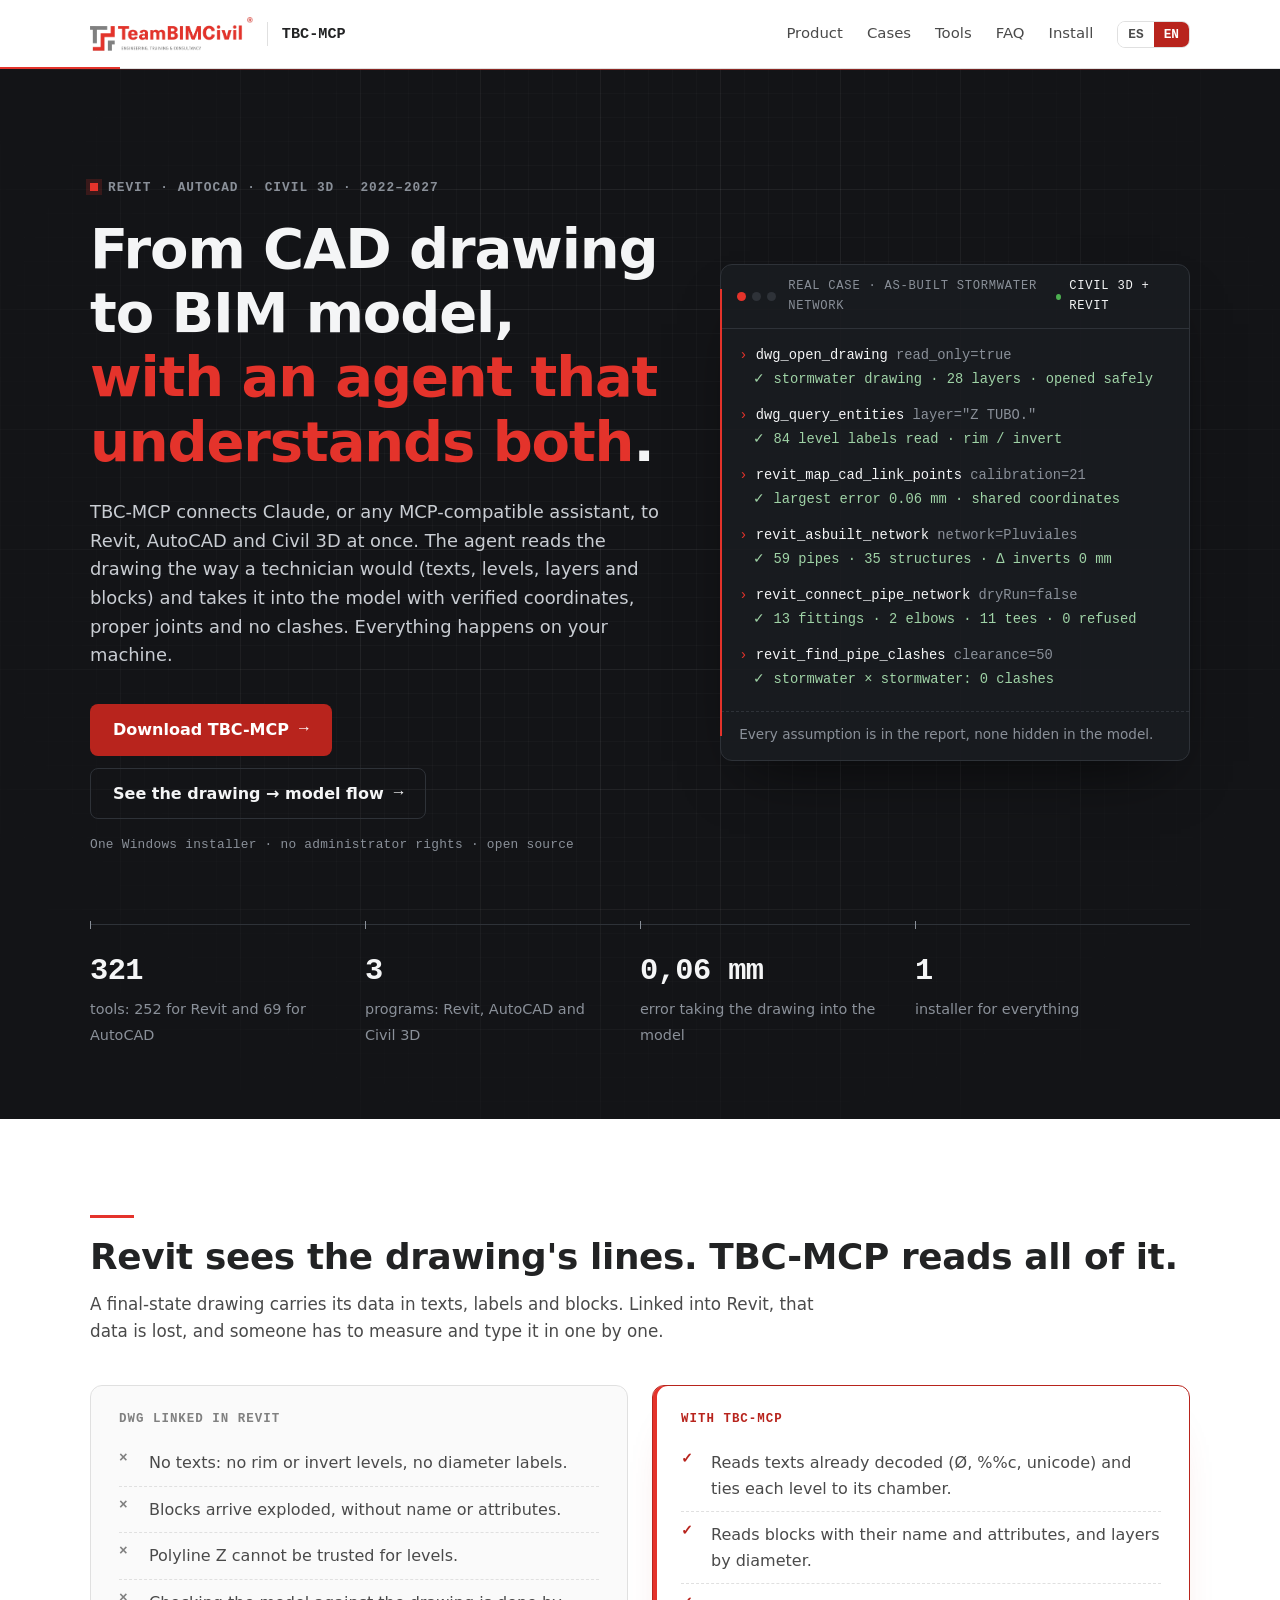
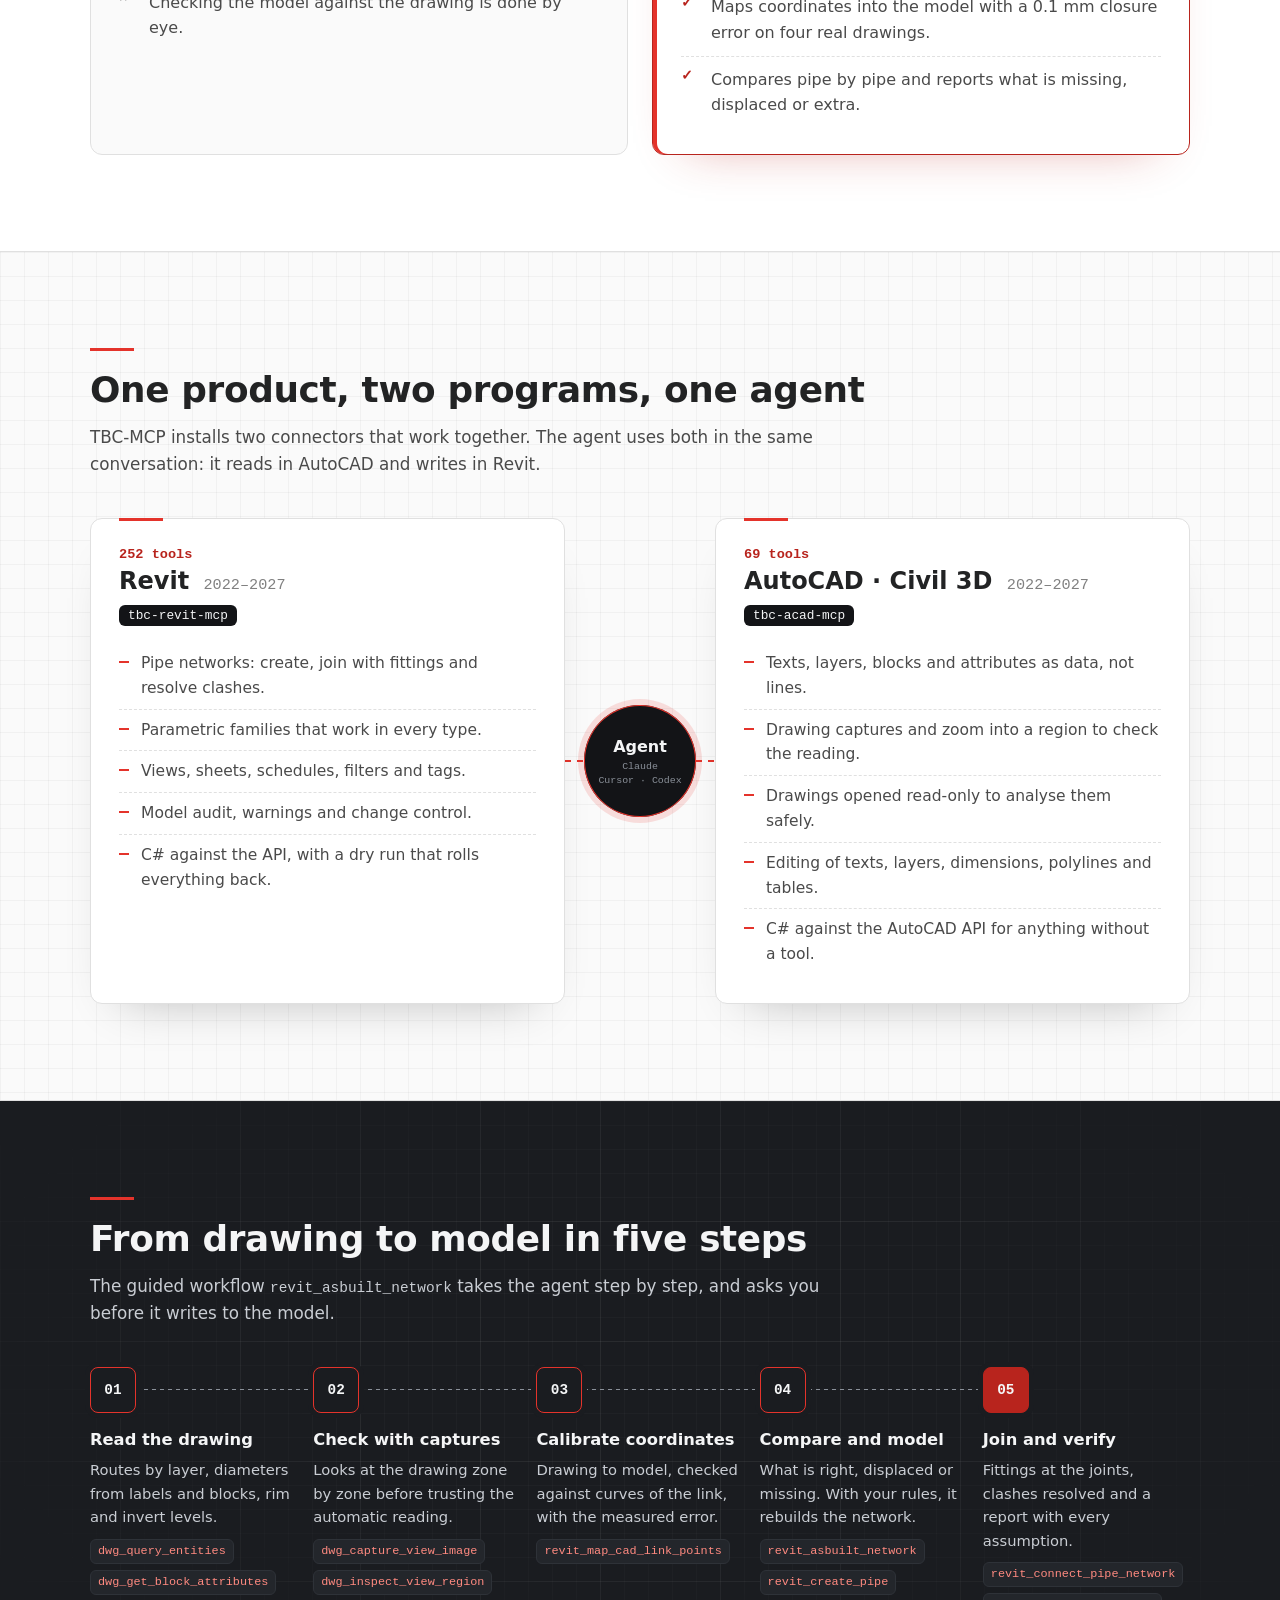
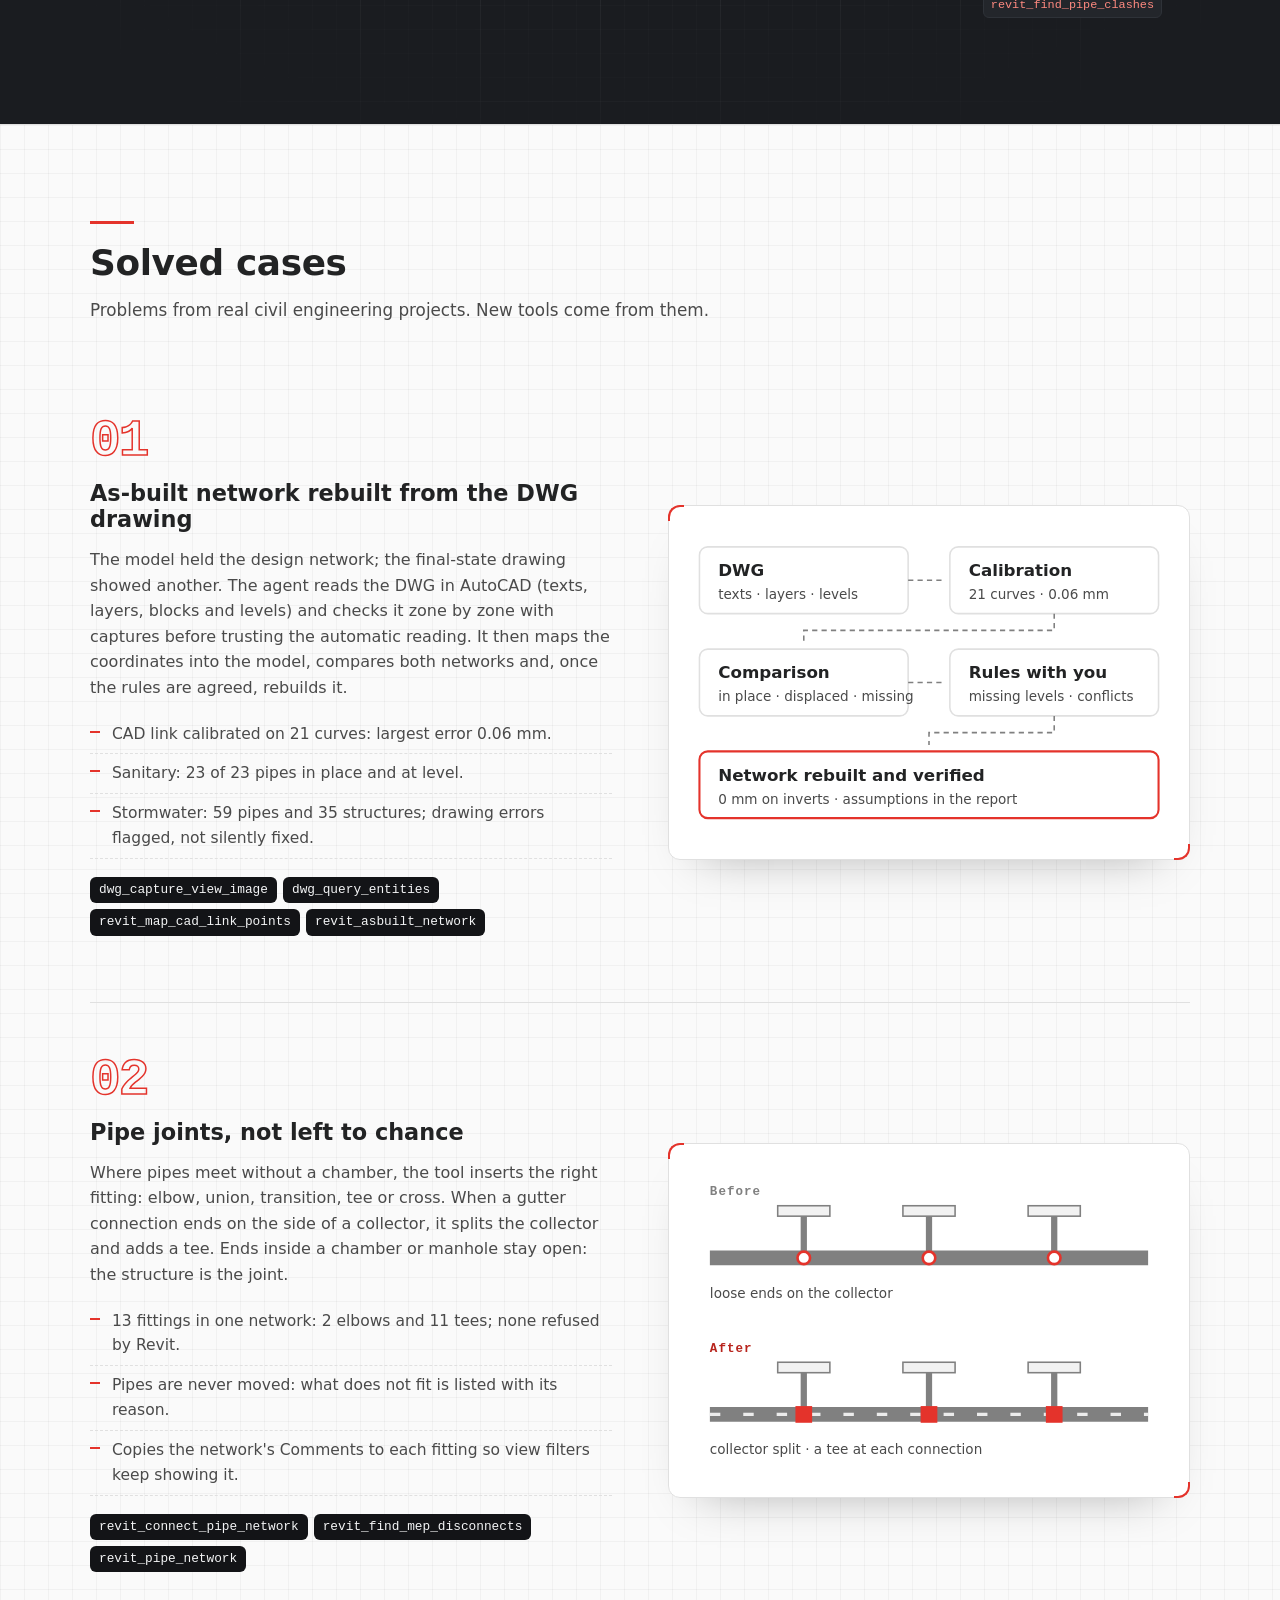
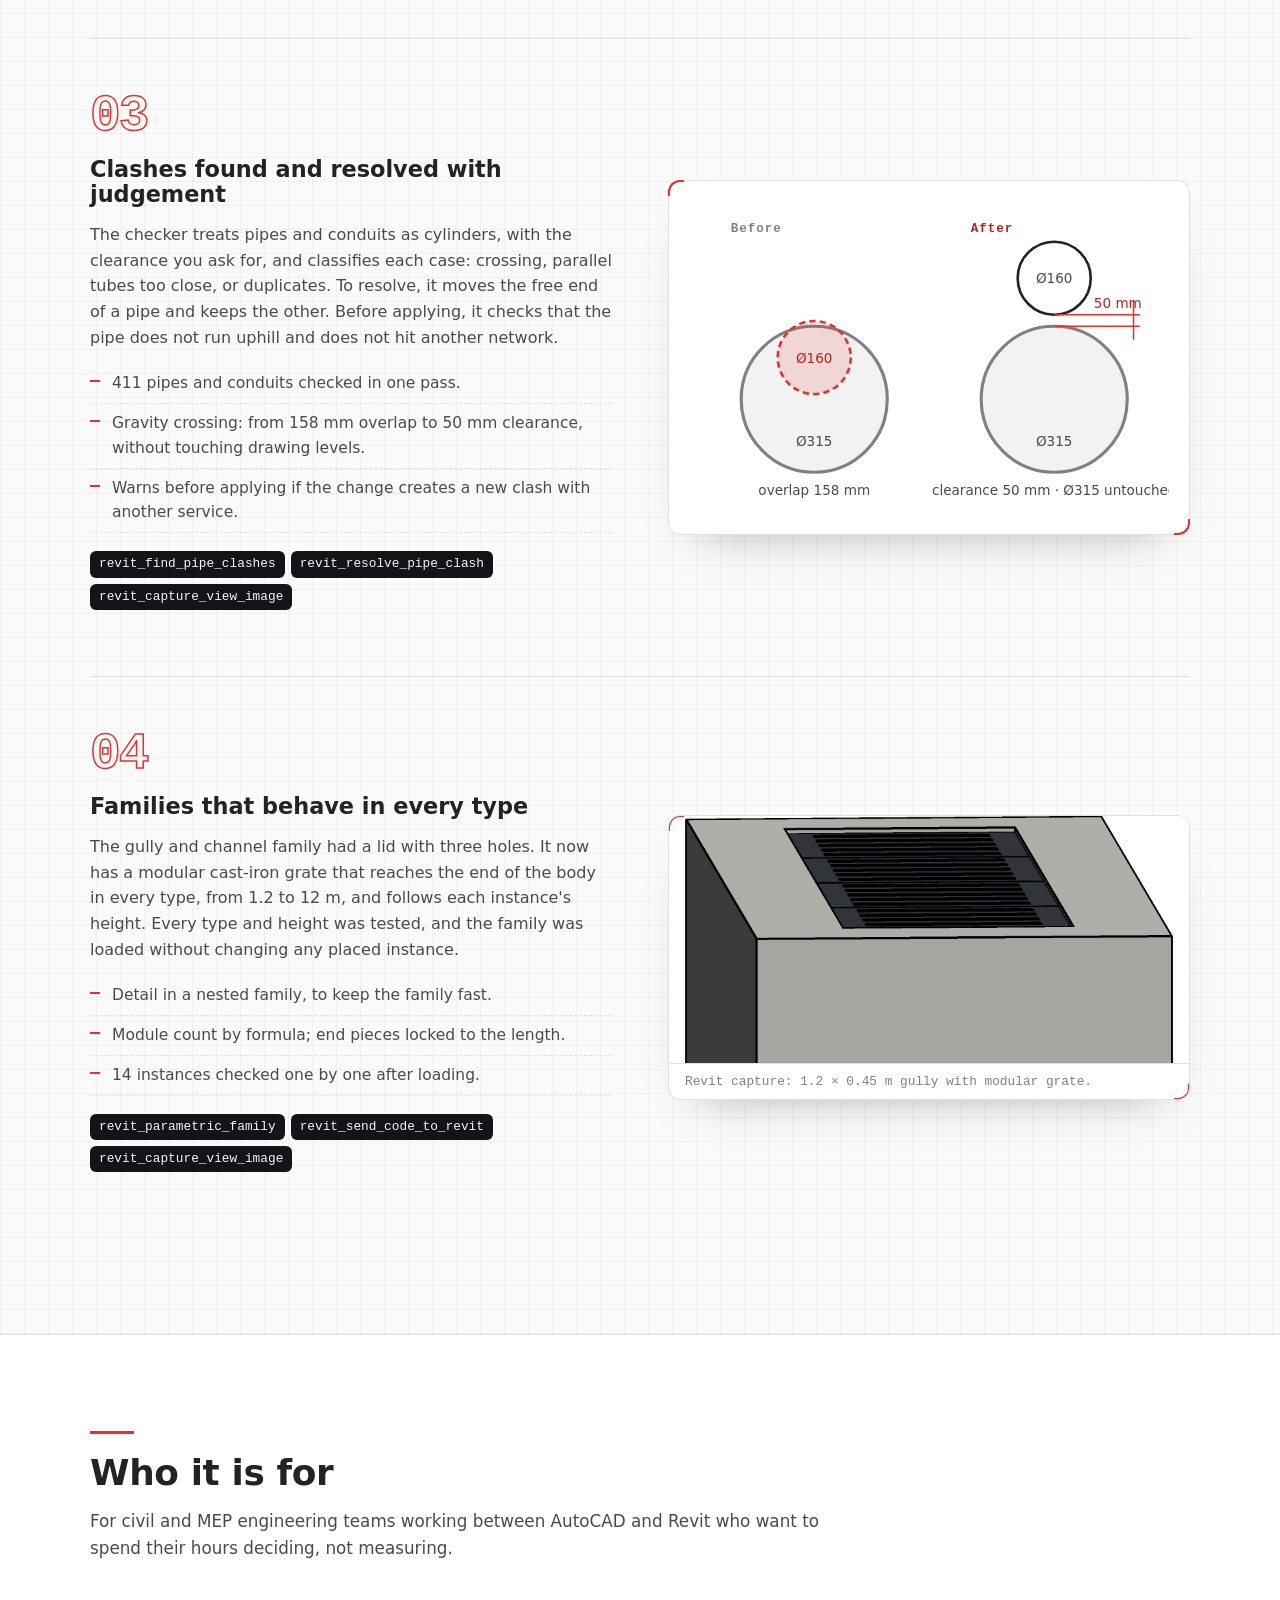
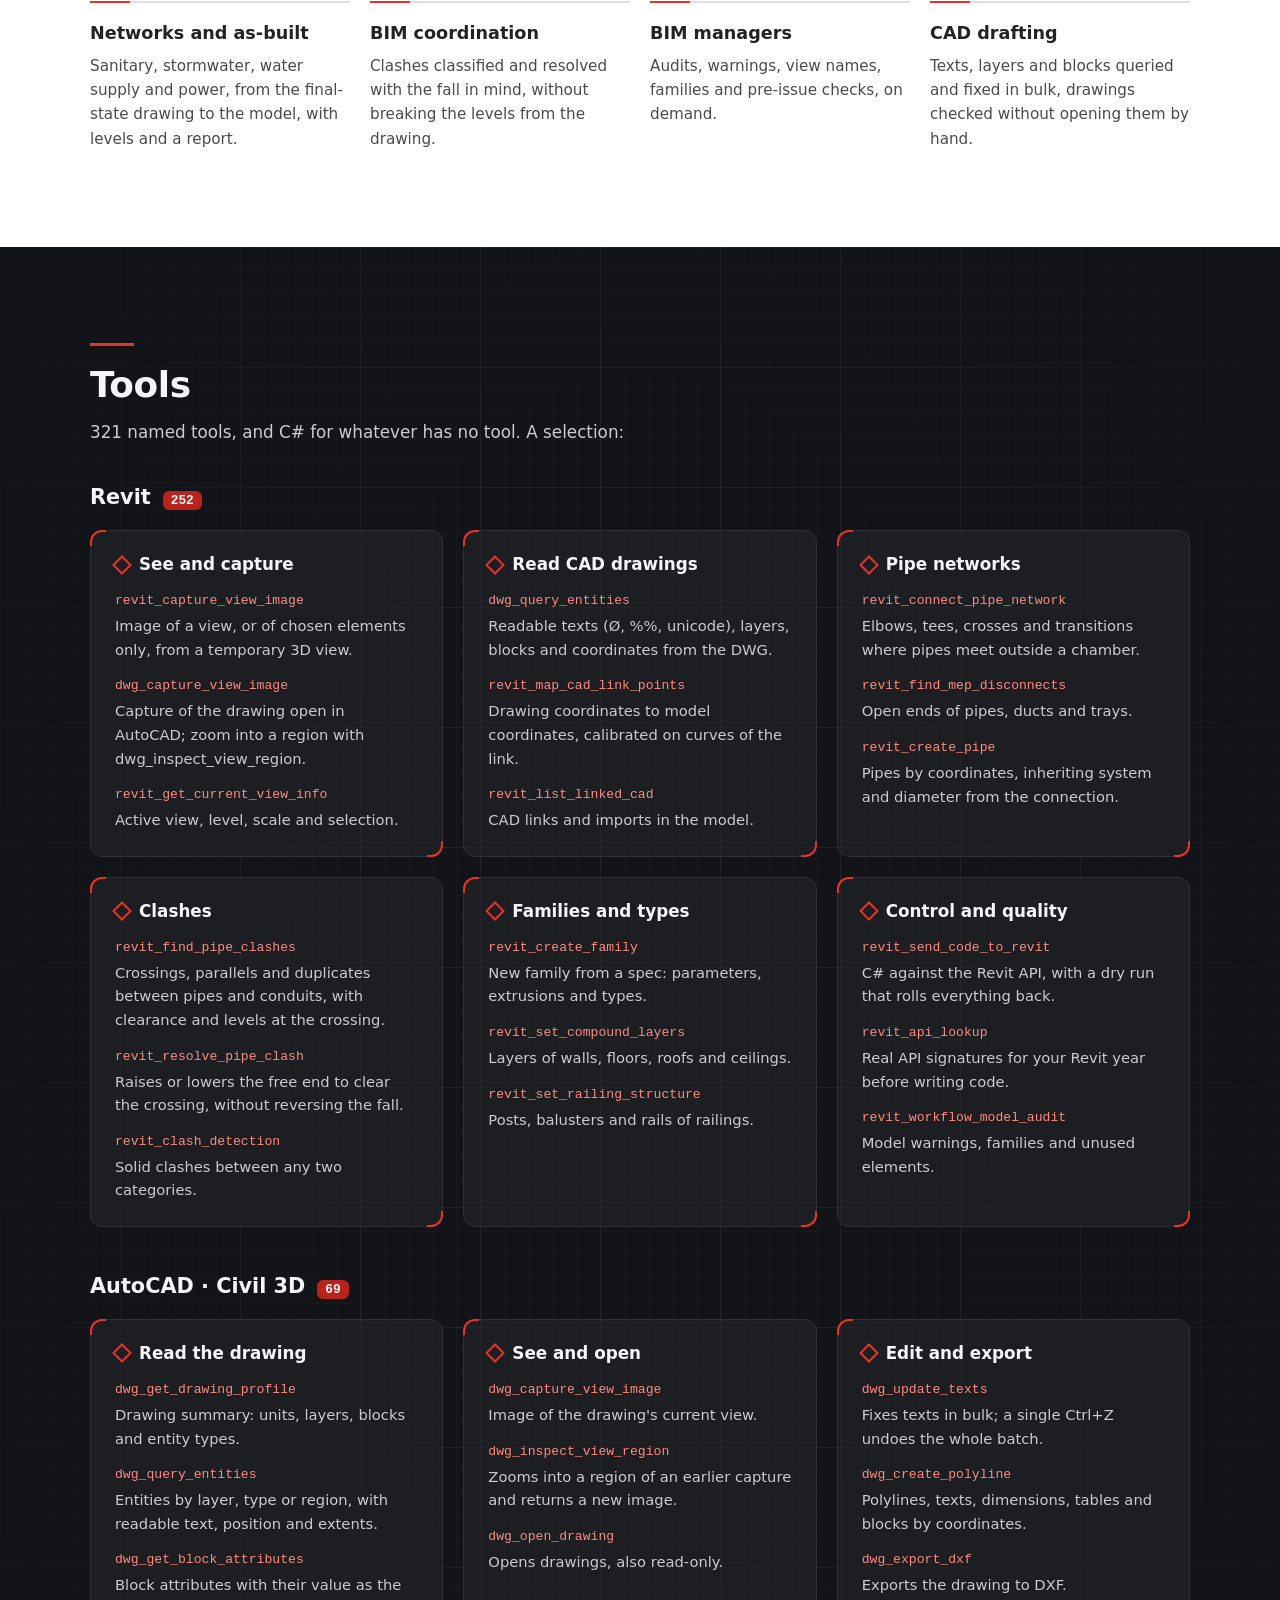
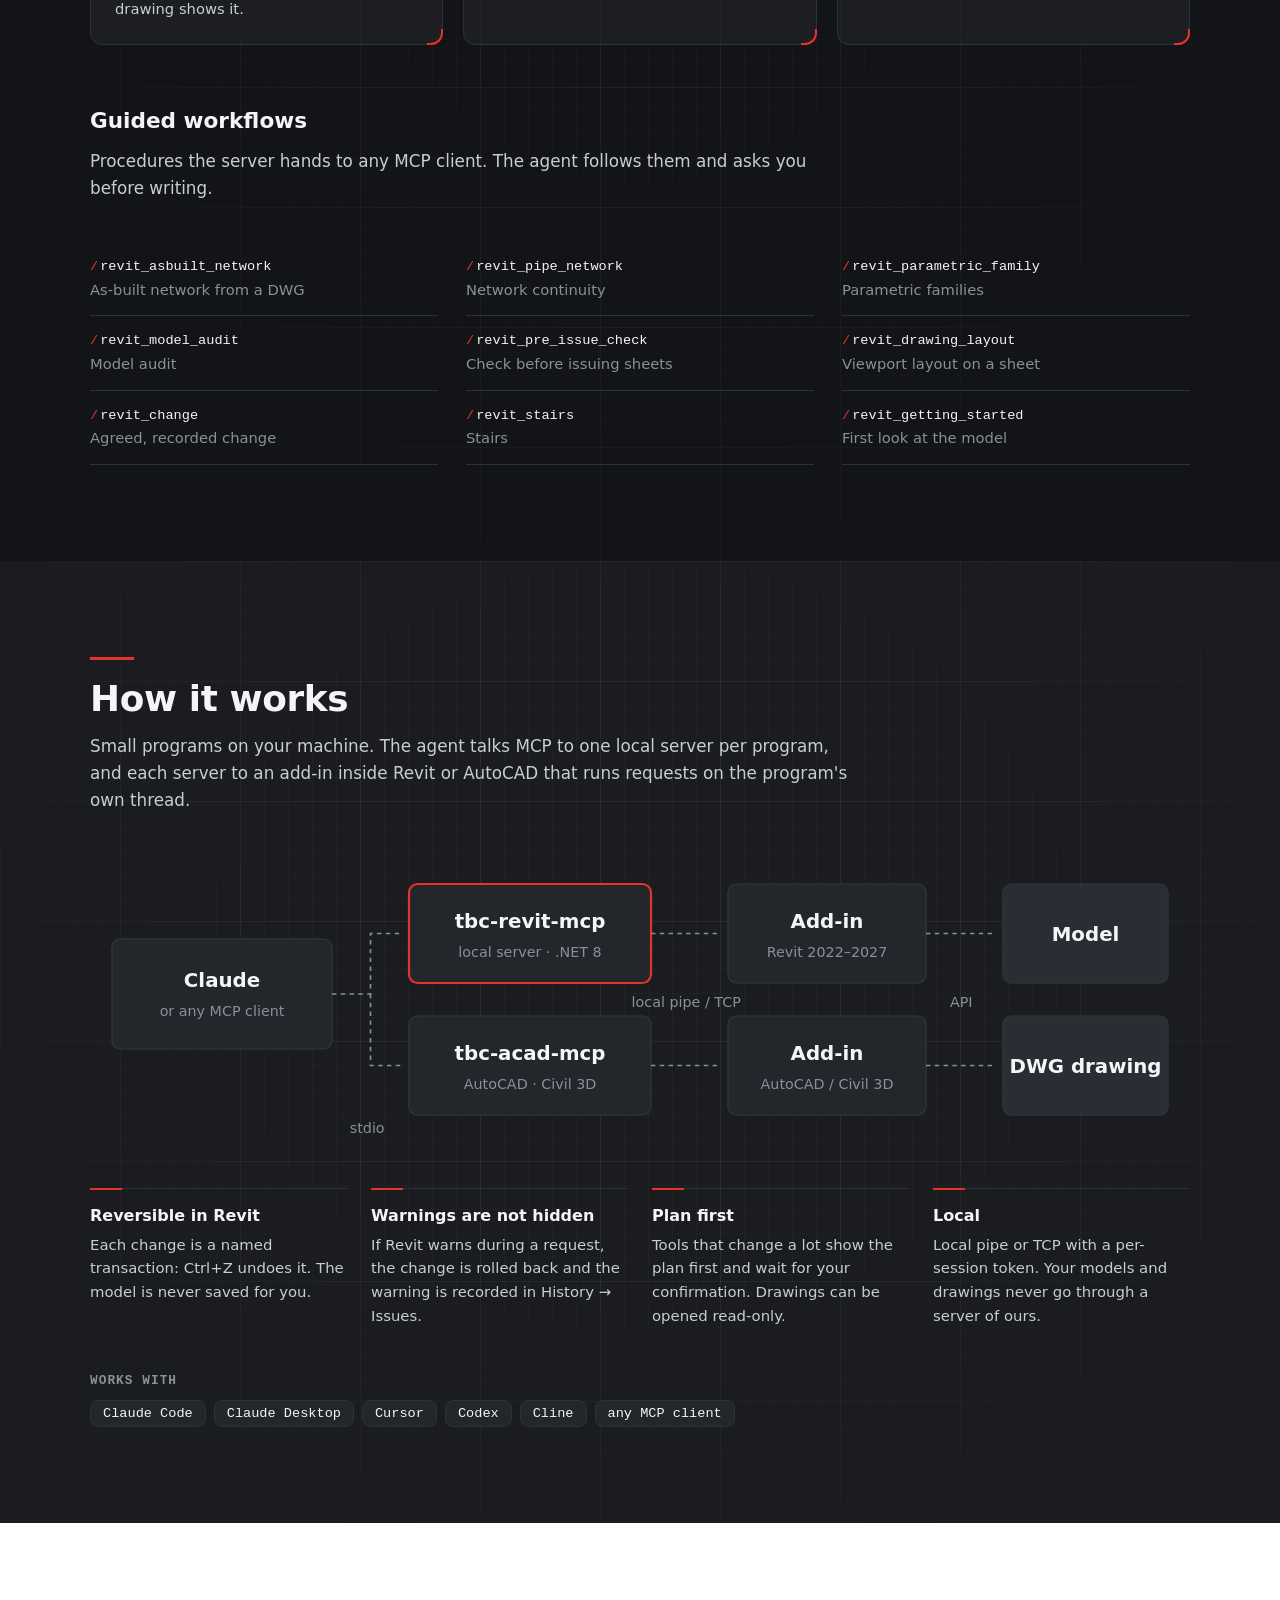
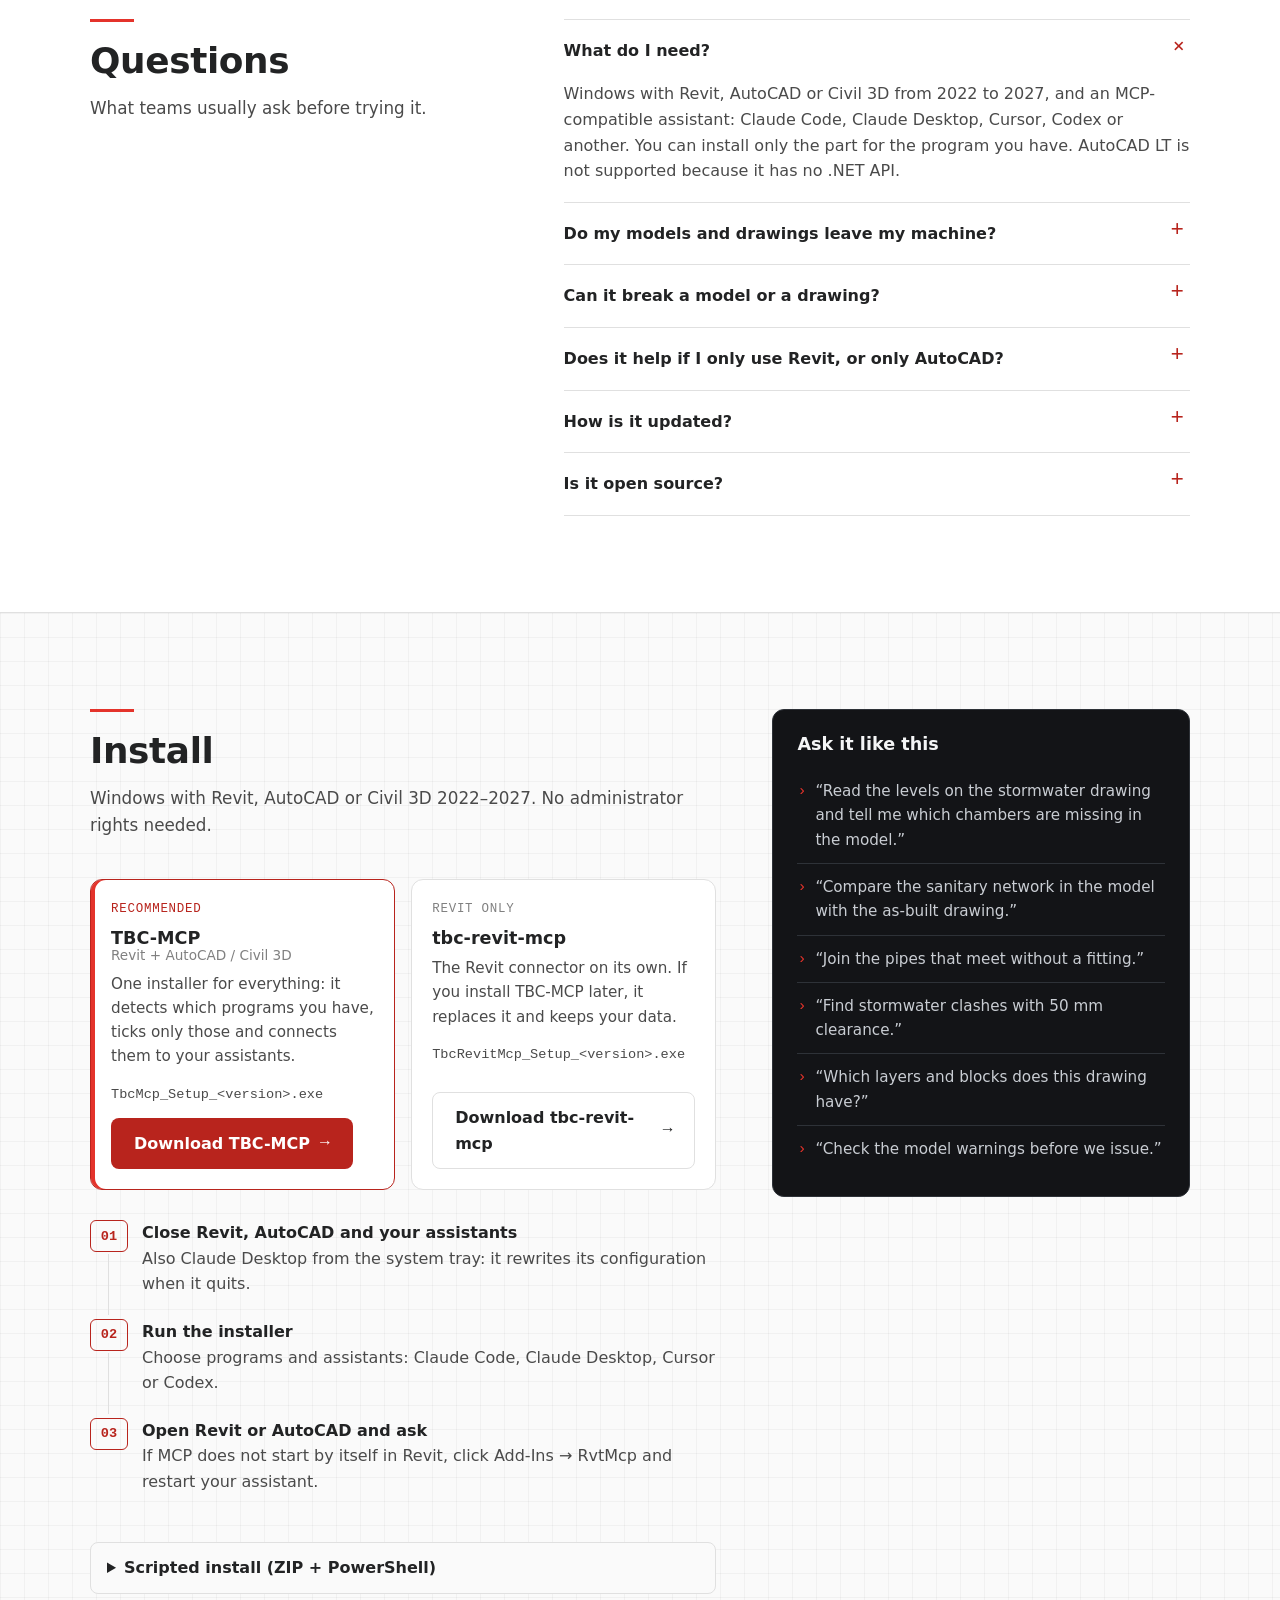
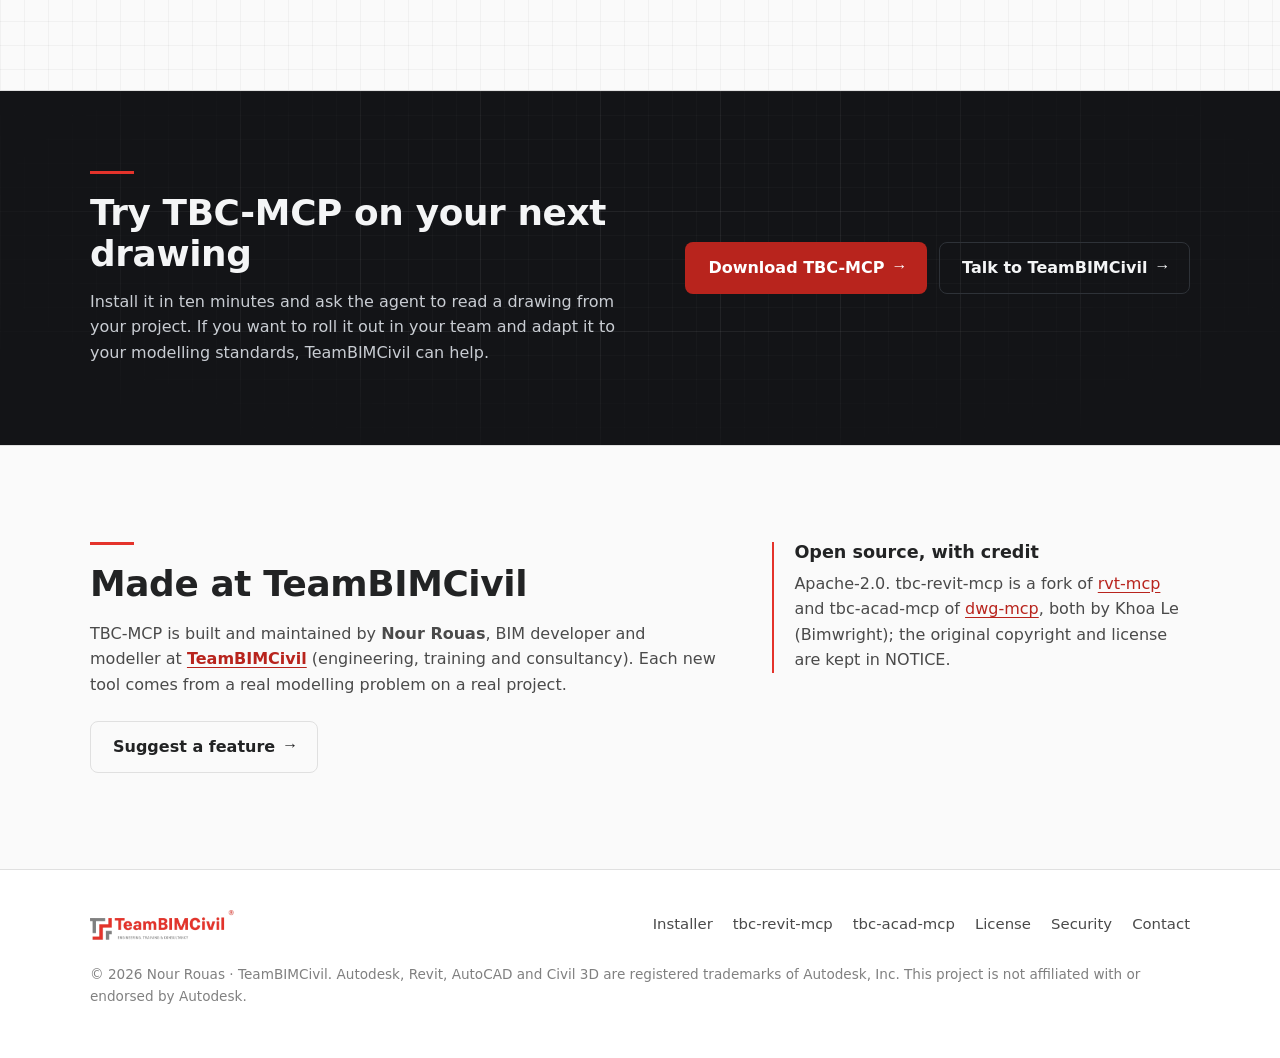
<file: site/index.html>
<!doctype html>
<html lang="es" data-lang="es">
<head>
  <meta charset="utf-8">
  <meta name="viewport" content="width=device-width, initial-scale=1">
  <title>TBC-MCP · Del plano CAD al modelo BIM · TeamBIMCivil</title>
  <meta name="description" content="TBC-MCP conecta Claude y otros agentes MCP con Revit, AutoCAD y Civil 3D 2022–2027 a la vez: el agente lee el plano DWG como un técnico y lo lleva al modelo Revit con coordenadas verificadas, uniones y sin colisiones. Local. TeamBIMCivil.">
  <meta property="og:title" content="TBC-MCP · Del plano CAD al modelo BIM">
  <meta property="og:description" content="Un agente de IA que lee tus planos de AutoCAD y Civil 3D y modela en Revit con esos datos: redes as-built, uniones, colisiones y familias. Un instalador, todo en tu equipo.">
  <meta property="og:type" content="website">
  <meta name="theme-color" content="#ffffff">
  <link rel="icon" href="assets/teambimcivil_icono.png" type="image/png">
  <link rel="stylesheet" href="styles.css">
  <script>
    // Choose the language before first paint: saved choice, else the browser language.
    (function () {
      var lang = null;
      try { lang = localStorage.getItem('tbc-lang'); } catch (e) {}
      if (lang !== 'es' && lang !== 'en') lang = (navigator.language || 'es').toLowerCase().indexOf('en') === 0 ? 'en' : 'es';
      document.documentElement.setAttribute('data-lang', lang);
      document.documentElement.setAttribute('lang', lang);
      document.documentElement.className += ' js';
    })();
  </script>
</head>
<body>

<header class="site-header">
  <div class="wrap header-row">
    <a class="brand" href="#top">
      <img src="assets/teambimcivil_logo_h.png" alt="TeamBIMCivil" width="862" height="180">
      <span class="product">TBC-MCP</span>
    </a>
    <nav class="nav" aria-label="Principal">
      <a href="#producto"><span lang="es">Producto</span><span lang="en">Product</span></a>
      <a href="#casos"><span lang="es">Casos</span><span lang="en">Cases</span></a>
      <a href="#herramientas"><span lang="es">Herramientas</span><span lang="en">Tools</span></a>
      <a href="#preguntas"><span lang="es">Preguntas</span><span lang="en">FAQ</span></a>
      <a href="#instalar"><span lang="es">Instalar</span><span lang="en">Install</span></a>
    </nav>
    <div class="lang-toggle" role="group" aria-label="Idioma / Language">
      <button type="button" data-set-lang="es" aria-pressed="true">ES</button>
      <button type="button" data-set-lang="en" aria-pressed="false">EN</button>
    </div>
  </div>
</header>

<main id="top">

<section class="hero dark" data-grid>
  <div class="wrap hero-grid">
    <div>
      <p class="kicker">Revit · AutoCAD · Civil 3D · 2022–2027</p>
      <h1>
        <span lang="es">Del plano CAD al modelo BIM, <em>con un agente que entiende los dos</em>.</span>
        <span lang="en">From CAD drawing to BIM model, <em>with an agent that understands both</em>.</span>
      </h1>
      <p class="lead">
        <span lang="es">TBC-MCP conecta Claude, o cualquier asistente compatible con MCP, con Revit, AutoCAD y Civil 3D a la vez. El agente lee el plano como lo haría un técnico (textos, cotas, capas y bloques) y lo lleva al modelo con coordenadas verificadas, uniones correctas y sin colisiones. Todo ocurre en tu equipo.</span>
        <span lang="en">TBC-MCP connects Claude, or any MCP-compatible assistant, to Revit, AutoCAD and Civil 3D at once. The agent reads the drawing the way a technician would (texts, levels, layers and blocks) and takes it into the model with verified coordinates, proper joints and no clashes. Everything happens on your machine.</span>
      </p>
      <div class="ctas">
        <a class="btn btn-primary" href="https://github.com/desarrolloteambimcivil/tbc_mcp_setup/releases/latest"><span lang="es">Descargar TBC-MCP</span><span lang="en">Download TBC-MCP</span></a>
        <a class="btn btn-secondary" href="#flujo"><span lang="es">Ver el flujo plano → modelo</span><span lang="en">See the drawing → model flow</span></a>
      </div>
      <p class="hero-note"><span lang="es">Un instalador para Windows · sin permisos de administrador · código abierto</span><span lang="en">One Windows installer · no administrator rights · open source</span></p>
    </div>

    <aside class="console" aria-labelledby="console-title">
      <div class="console-bar">
        <span class="dots" aria-hidden="true"><i></i><i></i><i></i></span>
        <span id="console-title"><span lang="es">caso real · red de pluviales as-built</span><span lang="en">real case · as-built stormwater network</span></span>
        <span class="live">CIVIL 3D + REVIT</span>
      </div>
      <ol class="console-log">
        <li><span class="cmd">dwg_open_drawing</span> <span class="arg">read_only=true</span>
          <span class="out"><span lang="es">plano de pluviales · 28 capas · abierto sin riesgo</span><span lang="en">stormwater drawing · 28 layers · opened safely</span></span></li>
        <li><span class="cmd">dwg_query_entities</span> <span class="arg">layer="Z TUBO."</span>
          <span class="out"><span lang="es">84 rótulos de cota leídos · Z ARQUETA / Z TUBERÍA</span><span lang="en">84 level labels read · rim / invert</span></span></li>
        <li><span class="cmd">revit_map_cad_link_points</span> <span class="arg">calibration=21</span>
          <span class="out"><span lang="es">error máximo 0,06 mm · coordenadas compartidas</span><span lang="en">largest error 0.06 mm · shared coordinates</span></span></li>
        <li><span class="cmd">revit_asbuilt_network</span> <span class="arg">network=Pluviales</span>
          <span class="out"><span lang="es">59 tuberías · 35 estructuras · Δ cotas de fondo 0 mm</span><span lang="en">59 pipes · 35 structures · Δ inverts 0 mm</span></span></li>
        <li><span class="cmd">revit_connect_pipe_network</span> <span class="arg">dryRun=false</span>
          <span class="out"><span lang="es">13 piezas · 2 codos · 11 tes · 0 rechazadas</span><span lang="en">13 fittings · 2 elbows · 11 tees · 0 refused</span></span></li>
        <li><span class="cmd">revit_find_pipe_clashes</span> <span class="arg">clearance=50</span>
          <span class="out"><span lang="es">pluviales × pluviales: 0 colisiones</span><span lang="en">stormwater × stormwater: 0 clashes</span></span></li>
      </ol>
      <p class="console-foot"><span lang="es">Cada supuesto, en el informe; ninguno escondido en el modelo.</span><span lang="en">Every assumption is in the report, none hidden in the model.</span></p>
    </aside>
  </div>

  <div class="wrap">
    <ul class="stats">
      <li><b data-count="321">321</b><span lang="es">herramientas: 252 de Revit y 69 de AutoCAD</span><span lang="en">tools: 252 for Revit and 69 for AutoCAD</span></li>
      <li><b>3</b><span lang="es">programas: Revit, AutoCAD y Civil 3D</span><span lang="en">programs: Revit, AutoCAD and Civil 3D</span></li>
      <li><b>0,06&nbsp;mm</b><span lang="es">error al llevar el plano al modelo</span><span lang="en">error taking the drawing into the model</span></li>
      <li><b>1</b><span lang="es">instalador para todo</span><span lang="en">installer for everything</span></li>
    </ul>
  </div>
</section>

<section id="problema">
  <div class="wrap">
    <h2><span lang="es">Revit ve las líneas del plano. TBC-MCP lo lee entero.</span><span lang="en">Revit sees the drawing's lines. TBC-MCP reads all of it.</span></h2>
    <p class="section-lead">
      <span lang="es">Un plano de estado final lleva los datos en textos, rótulos y bloques. Al vincularlo en Revit esos datos se pierden, y alguien tiene que medirlos y teclearlos uno a uno.</span>
      <span lang="en">A final-state drawing carries its data in texts, labels and blocks. Linked into Revit, that data is lost, and someone has to measure and type it in one by one.</span>
    </p>
    <div class="versus">
      <div class="versus-col versus-before" data-reveal>
        <p class="versus-tag"><span lang="es">DWG vinculado en Revit</span><span lang="en">DWG linked in Revit</span></p>
        <ul>
          <li><span lang="es">No ve los textos: ni cotas de tapa y fondo, ni rótulos de diámetro.</span><span lang="en">No texts: no rim or invert levels, no diameter labels.</span></li>
          <li><span lang="es">Los bloques llegan descompuestos, sin nombre ni atributos.</span><span lang="en">Blocks arrive exploded, without name or attributes.</span></li>
          <li><span lang="es">La Z de las polilíneas no es fiable para cotas.</span><span lang="en">Polyline Z cannot be trusted for levels.</span></li>
          <li><span lang="es">Comprobar el modelo contra el plano es trabajo a ojo.</span><span lang="en">Checking the model against the drawing is done by eye.</span></li>
        </ul>
      </div>
      <div class="versus-col versus-after" data-reveal>
        <p class="versus-tag"><span lang="es">Con TBC-MCP</span><span lang="en">With TBC-MCP</span></p>
        <ul>
          <li><span lang="es">Lee los textos ya legibles (Ø, %%c, unicode) y asocia cada cota a su arqueta.</span><span lang="en">Reads texts already decoded (Ø, %%c, unicode) and ties each level to its chamber.</span></li>
          <li><span lang="es">Lee bloques con su nombre y atributos, y capas por diámetro.</span><span lang="en">Reads blocks with their name and attributes, and layers by diameter.</span></li>
          <li><span lang="es">Lleva las coordenadas al modelo con error de cierre de 0,1 mm en cuatro planos reales.</span><span lang="en">Maps coordinates into the model with a 0.1 mm closure error on four real drawings.</span></li>
          <li><span lang="es">Compara tramo a tramo y te entrega lo que falta, lo desplazado y lo que sobra.</span><span lang="en">Compares pipe by pipe and reports what is missing, displaced or extra.</span></li>
        </ul>
      </div>
    </div>
  </div>
</section>

<section class="band paper" id="producto">
  <div class="wrap">
    <h2><span lang="es">Un producto, dos programas, un agente</span><span lang="en">One product, two programs, one agent</span></h2>
    <p class="section-lead">
      <span lang="es">TBC-MCP instala dos conectores que trabajan juntos. El agente usa los dos en la misma conversación: lee en AutoCAD y escribe en Revit.</span>
      <span lang="en">TBC-MCP installs two connectors that work together. The agent uses both in the same conversation: it reads in AutoCAD and writes in Revit.</span>
    </p>
    <div class="duo">
      <article class="duo-card" data-reveal>
        <p class="duo-count">252 <span lang="es">herramientas</span><span lang="en">tools</span></p>
        <h3>Revit <span class="duo-years">2022–2027</span></h3>
        <p class="duo-sub"><code>tbc-revit-mcp</code></p>
        <ul>
          <li><span lang="es">Redes de tuberías: crear, unir con piezas y resolver colisiones.</span><span lang="en">Pipe networks: create, join with fittings and resolve clashes.</span></li>
          <li><span lang="es">Familias paramétricas que funcionan en todos sus tipos.</span><span lang="en">Parametric families that work in every type.</span></li>
          <li><span lang="es">Vistas, planos, tablas, filtros y etiquetas.</span><span lang="en">Views, sheets, schedules, filters and tags.</span></li>
          <li><span lang="es">Auditoría del modelo, avisos y control de cambios.</span><span lang="en">Model audit, warnings and change control.</span></li>
          <li><span lang="es">C# contra la API, con modo de prueba que lo deshace todo.</span><span lang="en">C# against the API, with a dry run that rolls everything back.</span></li>
        </ul>
      </article>
      <div class="duo-hub" aria-hidden="true">
        <span class="duo-line"></span>
        <span class="duo-node">
          <b><span lang="es">Agente</span><span lang="en">Agent</span></b>
          <small>Claude<br>Cursor · Codex</small>
        </span>
        <span class="duo-line"></span>
      </div>
      <article class="duo-card" data-reveal>
        <p class="duo-count">69 <span lang="es">herramientas</span><span lang="en">tools</span></p>
        <h3>AutoCAD · Civil 3D <span class="duo-years">2022–2027</span></h3>
        <p class="duo-sub"><code>tbc-acad-mcp</code></p>
        <ul>
          <li><span lang="es">Textos, capas, bloques y atributos como datos, no como líneas.</span><span lang="en">Texts, layers, blocks and attributes as data, not lines.</span></li>
          <li><span lang="es">Capturas del plano y zoom a una zona para comprobar la lectura.</span><span lang="en">Drawing captures and zoom into a region to check the reading.</span></li>
          <li><span lang="es">Planos abiertos en solo lectura para analizarlos sin riesgo.</span><span lang="en">Drawings opened read-only to analyse them safely.</span></li>
          <li><span lang="es">Edición de textos, capas, cotas, polilíneas y tablas.</span><span lang="en">Editing of texts, layers, dimensions, polylines and tables.</span></li>
          <li><span lang="es">C# contra la API de AutoCAD para lo que no tenga herramienta.</span><span lang="en">C# against the AutoCAD API for anything without a tool.</span></li>
        </ul>
      </article>
    </div>
  </div>
</section>

<section class="dark deep" id="flujo" data-grid>
  <div class="wrap">
    <h2><span lang="es">Del plano al modelo en cinco pasos</span><span lang="en">From drawing to model in five steps</span></h2>
    <p class="section-lead">
      <span lang="es">El flujo guiado <code>revit_asbuilt_network</code> lleva al agente paso a paso, y te pide confirmación antes de escribir en el modelo.</span>
      <span lang="en">The guided workflow <code>revit_asbuilt_network</code> takes the agent step by step, and asks you before it writes to the model.</span>
    </p>
    <ol class="flow">
      <li data-reveal>
        <h3><span lang="es">Leer el plano</span><span lang="en">Read the drawing</span></h3>
        <p><span lang="es">Trazados por capa, diámetros de rótulos y bloques, y cotas de tapa y fondo.</span><span lang="en">Routes by layer, diameters from labels and blocks, rim and invert levels.</span></p>
        <p class="chips"><code>dwg_query_entities</code><code>dwg_get_block_attributes</code></p>
      </li>
      <li data-reveal>
        <h3><span lang="es">Comprobar con capturas</span><span lang="en">Check with captures</span></h3>
        <p><span lang="es">Mira el plano zona a zona antes de fiarse de la lectura automática.</span><span lang="en">Looks at the drawing zone by zone before trusting the automatic reading.</span></p>
        <p class="chips"><code>dwg_capture_view_image</code><code>dwg_inspect_view_region</code></p>
      </li>
      <li data-reveal>
        <h3><span lang="es">Calibrar coordenadas</span><span lang="en">Calibrate coordinates</span></h3>
        <p><span lang="es">Del plano al modelo, contrastado con curvas del vínculo y con el error medido.</span><span lang="en">Drawing to model, checked against curves of the link, with the measured error.</span></p>
        <p class="chips"><code>revit_map_cad_link_points</code></p>
      </li>
      <li data-reveal>
        <h3><span lang="es">Comparar y modelar</span><span lang="en">Compare and model</span></h3>
        <p><span lang="es">Qué está bien, qué está desplazado y qué falta. Con tus criterios, rehace la red.</span><span lang="en">What is right, displaced or missing. With your rules, it rebuilds the network.</span></p>
        <p class="chips"><code>revit_asbuilt_network</code><code>revit_create_pipe</code></p>
      </li>
      <li data-reveal>
        <h3><span lang="es">Unir y verificar</span><span lang="en">Join and verify</span></h3>
        <p><span lang="es">Piezas en las uniones, colisiones resueltas y un informe con cada supuesto.</span><span lang="en">Fittings at the joints, clashes resolved and a report with every assumption.</span></p>
        <p class="chips"><code>revit_connect_pipe_network</code><code>revit_find_pipe_clashes</code></p>
      </li>
    </ol>
  </div>
</section>

<section class="band paper" id="casos">
  <div class="wrap">
    <h2><span lang="es">Casos resueltos</span><span lang="en">Solved cases</span></h2>
    <p class="section-lead">
      <span lang="es">Problemas de proyectos reales de obra civil. Las herramientas nuevas salen de aquí.</span>
      <span lang="en">Problems from real civil engineering projects. New tools come from them.</span>
    </p>

    <article class="case" data-reveal>
      <div class="case-text">
        <p class="case-number">01</p>
        <h3><span lang="es">Red as-built rehecha desde el plano DWG</span><span lang="en">As-built network rebuilt from the DWG drawing</span></h3>
        <p>
          <span lang="es">El modelo tenía la red de proyecto; el plano de estado final, otra. El agente lee el DWG en AutoCAD (textos, capas, bloques y cotas) y lo comprueba con capturas por zonas antes de fiarse de la lectura automática. Después lleva las coordenadas al modelo, compara las dos redes y, tras acordar los criterios, la rehace.</span>
          <span lang="en">The model held the design network; the final-state drawing showed another. The agent reads the DWG in AutoCAD (texts, layers, blocks and levels) and checks it zone by zone with captures before trusting the automatic reading. It then maps the coordinates into the model, compares both networks and, once the rules are agreed, rebuilds it.</span>
        </p>
        <ul class="facts">
          <li><span lang="es">Calibración del vínculo CAD con 21 curvas: error máximo 0,06 mm.</span><span lang="en">CAD link calibrated on 21 curves: largest error 0.06 mm.</span></li>
          <li><span lang="es">Saneamiento: 23 de 23 tramos en su sitio y a su cota.</span><span lang="en">Sanitary: 23 of 23 pipes in place and at level.</span></li>
          <li><span lang="es">Pluviales: 59 tuberías y 35 estructuras; erratas del plano señaladas, no corregidas en silencio.</span><span lang="en">Stormwater: 59 pipes and 35 structures; drawing errors flagged, not silently fixed.</span></li>
        </ul>
        <p class="used"><code>dwg_capture_view_image</code> <code>dwg_query_entities</code> <code>revit_map_cad_link_points</code> <code>revit_asbuilt_network</code></p>
      </div>
      <figure class="case-figure">
        <svg viewBox="0 0 460 300" role="img" aria-labelledby="c1-title">
          <title id="c1-title">Del plano al modelo: leer, calibrar, comparar, rehacer y verificar</title>
          <g class="d-step"><rect x="10" y="20" width="200" height="64" rx="8"/><text x="28" y="48" class="d-strong">DWG</text><text x="28" y="70" class="d-small"><tspan lang="es">textos · capas · cotas</tspan><tspan lang="en">texts · layers · levels</tspan></text></g>
          <g class="d-step"><rect x="250" y="20" width="200" height="64" rx="8"/><text x="268" y="48" class="d-strong"><tspan lang="es">Calibración</tspan><tspan lang="en">Calibration</tspan></text><text x="268" y="70" class="d-small">21 <tspan lang="es">curvas · 0,06 mm</tspan><tspan lang="en">curves · 0.06 mm</tspan></text></g>
          <g class="d-step"><rect x="10" y="118" width="200" height="64" rx="8"/><text x="28" y="146" class="d-strong"><tspan lang="es">Comparación</tspan><tspan lang="en">Comparison</tspan></text><text x="28" y="168" class="d-small"><tspan lang="es">en sitio · desplazada · falta</tspan><tspan lang="en">in place · displaced · missing</tspan></text></g>
          <g class="d-step"><rect x="250" y="118" width="200" height="64" rx="8"/><text x="268" y="146" class="d-strong"><tspan lang="es">Criterios contigo</tspan><tspan lang="en">Rules with you</tspan></text><text x="268" y="168" class="d-small"><tspan lang="es">cotas que faltan · conflictos</tspan><tspan lang="en">missing levels · conflicts</tspan></text></g>
          <g class="d-step d-final"><rect x="10" y="216" width="440" height="64" rx="8"/><text x="28" y="244" class="d-strong"><tspan lang="es">Red rehecha y verificada</tspan><tspan lang="en">Network rebuilt and verified</tspan></text><text x="28" y="266" class="d-small"><tspan lang="es">0 mm en cotas de fondo · supuestos en el informe</tspan><tspan lang="en">0 mm on inverts · assumptions in the report</tspan></text></g>
          <g class="d-arrow"><path d="M210 52H244"/><path d="M350 84V100H110V112"/><path d="M210 150H244"/><path d="M350 182V198H230V210"/></g>
        </svg>
      </figure>
    </article>

    <article class="case" data-reveal>
      <div class="case-text">
        <p class="case-number">02</p>
        <h3><span lang="es">Uniones de tubería, sin dejarlas al azar</span><span lang="en">Pipe joints, not left to chance</span></h3>
        <p>
          <span lang="es">Donde se encuentran tuberías sin arqueta, la herramienta pone la pieza que toca: codo, empalme, reducción, te o cruz. Si una conexión de canaleta acaba en el costado de un colector, lo parte y pone una te. Los extremos dentro de una arqueta o un pozo se dejan abiertos: la estructura es la unión.</span>
          <span lang="en">Where pipes meet without a chamber, the tool inserts the right fitting: elbow, union, transition, tee or cross. When a gutter connection ends on the side of a collector, it splits the collector and adds a tee. Ends inside a chamber or manhole stay open: the structure is the joint.</span>
        </p>
        <ul class="facts">
          <li><span lang="es">13 piezas en una red: 2 codos y 11 tes; ninguna rechazada por Revit.</span><span lang="en">13 fittings in one network: 2 elbows and 11 tees; none refused by Revit.</span></li>
          <li><span lang="es">No mueve tuberías: lo que no encaja se lista con su motivo.</span><span lang="en">Pipes are never moved: what does not fit is listed with its reason.</span></li>
          <li><span lang="es">Copia el comentario de la red a cada pieza para que los filtros de vista la sigan mostrando.</span><span lang="en">Copies the network's Comments to each fitting so view filters keep showing it.</span></li>
        </ul>
        <p class="used"><code>revit_connect_pipe_network</code> <code>revit_find_mep_disconnects</code> <code>revit_pipe_network</code></p>
      </div>
      <figure class="case-figure">
        <svg viewBox="0 0 460 300" role="img" aria-labelledby="c2-title">
          <title id="c2-title">Colector con conexiones de canaleta: antes extremos sueltos, después tes y codos</title>
          <text x="20" y="30" class="d-label"><tspan lang="es">Antes</tspan><tspan lang="en">Before</tspan></text>
          <line x1="20" y1="90" x2="440" y2="90" class="d-pipe"/>
          <g class="d-pipe-thin"><line x1="110" y1="50" x2="110" y2="88"/><line x1="230" y1="50" x2="230" y2="88"/><line x1="350" y1="50" x2="350" y2="88"/></g>
          <g class="d-canal"><rect x="85" y="40" width="50" height="10"/><rect x="205" y="40" width="50" height="10"/><rect x="325" y="40" width="50" height="10"/></g>
          <g class="d-open"><circle cx="110" cy="90" r="6"/><circle cx="230" cy="90" r="6"/><circle cx="350" cy="90" r="6"/></g>
          <text x="20" y="180" class="d-label d-accent"><tspan lang="es">Después</tspan><tspan lang="en">After</tspan></text>
          <line x1="20" y1="240" x2="440" y2="240" class="d-pipe"/>
          <line x1="20" y1="240" x2="440" y2="240" class="d-flow"/>
          <g class="d-pipe-thin"><line x1="110" y1="200" x2="110" y2="234"/><line x1="230" y1="200" x2="230" y2="234"/><line x1="350" y1="200" x2="350" y2="234"/></g>
          <g class="d-canal"><rect x="85" y="190" width="50" height="10"/><rect x="205" y="190" width="50" height="10"/><rect x="325" y="190" width="50" height="10"/></g>
          <g class="d-fitting"><rect x="102" y="232" width="16" height="16"/><rect x="222" y="232" width="16" height="16"/><rect x="342" y="232" width="16" height="16"/></g>
          <text x="20" y="128" class="d-small"><tspan lang="es">extremos sueltos sobre el colector</tspan><tspan lang="en">loose ends on the collector</tspan></text>
          <text x="20" y="278" class="d-small"><tspan lang="es">colector partido · una te en cada conexión</tspan><tspan lang="en">collector split · a tee at each connection</tspan></text>
        </svg>
      </figure>
    </article>

    <article class="case" data-reveal>
      <div class="case-text">
        <p class="case-number">03</p>
        <h3><span lang="es">Colisiones detectadas y resueltas con criterio</span><span lang="en">Clashes found and resolved with judgement</span></h3>
        <p>
          <span lang="es">El detector trata tuberías y tubos como cilindros, con la holgura que pidas, y clasifica cada caso: cruce, tubos paralelos demasiado juntos o duplicados. Para resolver, mueve el extremo libre de una tubería y deja fijo el otro. Antes de aplicar, comprueba que la tubería no queda a contrapendiente y que no choca con otra red.</span>
          <span lang="en">The checker treats pipes and conduits as cylinders, with the clearance you ask for, and classifies each case: crossing, parallel tubes too close, or duplicates. To resolve, it moves the free end of a pipe and keeps the other. Before applying, it checks that the pipe does not run uphill and does not hit another network.</span>
        </p>
        <ul class="facts">
          <li><span lang="es">411 tuberías y tubos revisados en un solo paso.</span><span lang="en">411 pipes and conduits checked in one pass.</span></li>
          <li><span lang="es">Cruce de gravedad: de 158 mm de solape a 50 mm de holgura, sin tocar las cotas del plano.</span><span lang="en">Gravity crossing: from 158 mm overlap to 50 mm clearance, without touching drawing levels.</span></li>
          <li><span lang="es">Avisa antes de aplicar si el cambio crea un choque nuevo con otra instalación.</span><span lang="en">Warns before applying if the change creates a new clash with another service.</span></li>
        </ul>
        <p class="used"><code>revit_find_pipe_clashes</code> <code>revit_resolve_pipe_clash</code> <code>revit_capture_view_image</code></p>
      </div>
      <figure class="case-figure">
        <svg viewBox="0 0 460 300" role="img" aria-labelledby="c3-title">
          <title id="c3-title">Sección en el cruce: antes el Ø160 atraviesa el Ø315, después pasa por encima con 50 mm de holgura</title>
          <text x="40" y="30" class="d-label"><tspan lang="es">Antes</tspan><tspan lang="en">Before</tspan></text>
          <text x="270" y="30" class="d-label d-accent"><tspan lang="es">Después</tspan><tspan lang="en">After</tspan></text>
          <circle cx="120" cy="190" r="70" class="d-section"/>
          <circle cx="120" cy="150" r="35" class="d-clash"/>
          <text x="120" y="155" text-anchor="middle" class="d-small d-accent">Ø160</text>
          <text x="120" y="282" text-anchor="middle" class="d-small"><tspan lang="es">solape 158 mm</tspan><tspan lang="en">overlap 158 mm</tspan></text>
          <circle cx="350" cy="190" r="70" class="d-section"/>
          <circle cx="350" cy="74" r="35" class="d-ok"/>
          <g class="d-dim"><line x1="350" y1="109" x2="432" y2="109"/><line x1="350" y1="120" x2="432" y2="120"/><line x1="426" y1="96" x2="426" y2="133"/></g>
          <text x="388" y="103" class="d-small d-accent">50 mm</text>
          <text x="350" y="282" text-anchor="middle" class="d-small"><tspan lang="es">holgura 50 mm · Ø315 sin tocar</tspan><tspan lang="en">clearance 50 mm · Ø315 untouched</tspan></text>
          <text x="120" y="235" text-anchor="middle" class="d-small">Ø315</text>
          <text x="350" y="235" text-anchor="middle" class="d-small">Ø315</text>
          <text x="350" y="79" text-anchor="middle" class="d-small">Ø160</text>
        </svg>
      </figure>
    </article>

    <article class="case" data-reveal>
      <div class="case-text">
        <p class="case-number">04</p>
        <h3><span lang="es">Familias que se comportan en todos sus tipos</span><span lang="en">Families that behave in every type</span></h3>
        <p>
          <span lang="es">La familia de imbornales y canaletas tenía una tapa con tres agujeros. Ahora lleva una rejilla de fundición por módulos que llega al final del cuerpo en todos los tipos, de 1,2 a 12 m, y sigue la altura de cada instancia. Se probaron todos los tipos y alturas, y se cargó en el proyecto sin cambiar ninguna instancia colocada.</span>
          <span lang="en">The gully and channel family had a lid with three holes. It now has a modular cast-iron grate that reaches the end of the body in every type, from 1.2 to 12 m, and follows each instance's height. Every type and height was tested, and the family was loaded without changing any placed instance.</span>
        </p>
        <ul class="facts">
          <li><span lang="es">Detalle en una familia anidada, para no penalizar el rendimiento.</span><span lang="en">Detail in a nested family, to keep the family fast.</span></li>
          <li><span lang="es">Nº de módulos por fórmula; remates bloqueados a la longitud.</span><span lang="en">Module count by formula; end pieces locked to the length.</span></li>
          <li><span lang="es">14 instancias verificadas una a una tras la carga.</span><span lang="en">14 instances checked one by one after loading.</span></li>
        </ul>
        <p class="used"><code>revit_parametric_family</code> <code>revit_send_code_to_revit</code> <code>revit_capture_view_image</code></p>
      </div>
      <figure class="case-figure case-photo">
        <img src="assets/caso-rejilla-imbornal.png" width="1600" height="760" alt="Imbornal modelado en Revit con rejilla de fundición por módulos y ranuras transversales" loading="lazy">
        <figcaption><span lang="es">Captura de Revit: imbornal 1,2 × 0,45 m con rejilla modular.</span><span lang="en">Revit capture: 1.2 × 0.45 m gully with modular grate.</span></figcaption>
      </figure>
    </article>
  </div>
</section>

<section id="para-quien">
  <div class="wrap">
    <h2><span lang="es">Para quién es</span><span lang="en">Who it is for</span></h2>
    <p class="section-lead">
      <span lang="es">Para equipos de ingeniería civil e instalaciones que trabajan entre AutoCAD y Revit, y quieren dedicar las horas a decidir, no a medir.</span>
      <span lang="en">For civil and MEP engineering teams working between AutoCAD and Revit who want to spend their hours deciding, not measuring.</span>
    </p>
    <div class="audience">
      <article data-reveal>
        <h3><span lang="es">Redes y as-built</span><span lang="en">Networks and as-built</span></h3>
        <p><span lang="es">Saneamiento, pluviales, abastecimiento y electricidad, del plano de estado final al modelo, con cotas e informe.</span><span lang="en">Sanitary, stormwater, water supply and power, from the final-state drawing to the model, with levels and a report.</span></p>
      </article>
      <article data-reveal>
        <h3><span lang="es">Coordinación BIM</span><span lang="en">BIM coordination</span></h3>
        <p><span lang="es">Colisiones clasificadas y resueltas con criterio de pendiente, sin romper las cotas que vienen del plano.</span><span lang="en">Clashes classified and resolved with the fall in mind, without breaking the levels from the drawing.</span></p>
      </article>
      <article data-reveal>
        <h3><span lang="es">BIM managers</span><span lang="en">BIM managers</span></h3>
        <p><span lang="es">Auditorías, avisos, nombres de vistas, familias y revisión antes de emitir, a demanda.</span><span lang="en">Audits, warnings, view names, families and pre-issue checks, on demand.</span></p>
      </article>
      <article data-reveal>
        <h3><span lang="es">Delineación CAD</span><span lang="en">CAD drafting</span></h3>
        <p><span lang="es">Textos, capas y bloques consultados y corregidos en lote, y planos revisados sin abrirlos a mano.</span><span lang="en">Texts, layers and blocks queried and fixed in bulk, drawings checked without opening them by hand.</span></p>
      </article>
    </div>
  </div>
</section>

<section class="dark" id="herramientas" data-grid>
  <div class="wrap">
    <h2><span lang="es">Herramientas</span><span lang="en">Tools</span></h2>
    <p class="section-lead">
      <span lang="es">321 herramientas con nombre propio y C# para lo que no tenga herramienta. Una selección:</span>
      <span lang="en">321 named tools, and C# for whatever has no tool. A selection:</span>
    </p>
    <h3 class="tool-head"><span>Revit</span><small>252</small></h3>
    <div class="tool-grid">
      <section class="tool-group" data-reveal>
        <h3><span lang="es">Ver y capturar</span><span lang="en">See and capture</span></h3>
        <dl>
          <dt>revit_capture_view_image</dt><dd><span lang="es">Imagen de una vista o solo de los elementos elegidos, desde una vista 3D temporal.</span><span lang="en">Image of a view, or of chosen elements only, from a temporary 3D view.</span></dd>
          <dt>dwg_capture_view_image</dt><dd><span lang="es">Captura del plano abierto en AutoCAD; con dwg_inspect_view_region, zoom a una zona.</span><span lang="en">Capture of the drawing open in AutoCAD; zoom into a region with dwg_inspect_view_region.</span></dd>
          <dt>revit_get_current_view_info</dt><dd><span lang="es">Vista activa, nivel, escala y selección.</span><span lang="en">Active view, level, scale and selection.</span></dd>
        </dl>
      </section>
      <section class="tool-group" data-reveal>
        <h3><span lang="es">Leer planos CAD</span><span lang="en">Read CAD drawings</span></h3>
        <dl>
          <dt>dwg_query_entities</dt><dd><span lang="es">Textos legibles (Ø, %%, unicode), capas, bloques y coordenadas del DWG.</span><span lang="en">Readable texts (Ø, %%, unicode), layers, blocks and coordinates from the DWG.</span></dd>
          <dt>revit_map_cad_link_points</dt><dd><span lang="es">Coordenadas del plano a coordenadas del modelo, calibradas con curvas del vínculo.</span><span lang="en">Drawing coordinates to model coordinates, calibrated on curves of the link.</span></dd>
          <dt>revit_list_linked_cad</dt><dd><span lang="es">Vínculos e importaciones CAD del modelo.</span><span lang="en">CAD links and imports in the model.</span></dd>
        </dl>
      </section>
      <section class="tool-group" data-reveal>
        <h3><span lang="es">Redes de tuberías</span><span lang="en">Pipe networks</span></h3>
        <dl>
          <dt>revit_connect_pipe_network</dt><dd><span lang="es">Codos, tes, cruces y reducciones donde las tuberías se encuentran fuera de una arqueta.</span><span lang="en">Elbows, tees, crosses and transitions where pipes meet outside a chamber.</span></dd>
          <dt>revit_find_mep_disconnects</dt><dd><span lang="es">Extremos abiertos de tuberías, conductos y bandejas.</span><span lang="en">Open ends of pipes, ducts and trays.</span></dd>
          <dt>revit_create_pipe</dt><dd><span lang="es">Tuberías por coordenadas, con sistema y diámetro heredados de la conexión.</span><span lang="en">Pipes by coordinates, inheriting system and diameter from the connection.</span></dd>
        </dl>
      </section>
      <section class="tool-group" data-reveal>
        <h3><span lang="es">Colisiones</span><span lang="en">Clashes</span></h3>
        <dl>
          <dt>revit_find_pipe_clashes</dt><dd><span lang="es">Cruces, paralelos y duplicados entre tuberías y tubos, con holgura y cotas en el cruce.</span><span lang="en">Crossings, parallels and duplicates between pipes and conduits, with clearance and levels at the crossing.</span></dd>
          <dt>revit_resolve_pipe_clash</dt><dd><span lang="es">Sube o baja el extremo libre para librar el cruce, sin invertir la pendiente.</span><span lang="en">Raises or lowers the free end to clear the crossing, without reversing the fall.</span></dd>
          <dt>revit_clash_detection</dt><dd><span lang="es">Colisiones por sólidos entre categorías cualesquiera.</span><span lang="en">Solid clashes between any two categories.</span></dd>
        </dl>
      </section>
      <section class="tool-group" data-reveal>
        <h3><span lang="es">Familias y tipos</span><span lang="en">Families and types</span></h3>
        <dl>
          <dt>revit_create_family</dt><dd><span lang="es">Familia nueva desde una especificación: parámetros, extrusiones y tipos.</span><span lang="en">New family from a spec: parameters, extrusions and types.</span></dd>
          <dt>revit_set_compound_layers</dt><dd><span lang="es">Capas de muros, suelos, cubiertas y techos.</span><span lang="en">Layers of walls, floors, roofs and ceilings.</span></dd>
          <dt>revit_set_railing_structure</dt><dd><span lang="es">Postes, balaustres y barandales de barandillas.</span><span lang="en">Posts, balusters and rails of railings.</span></dd>
        </dl>
      </section>
      <section class="tool-group" data-reveal>
        <h3><span lang="es">Control y calidad</span><span lang="en">Control and quality</span></h3>
        <dl>
          <dt>revit_send_code_to_revit</dt><dd><span lang="es">C# contra la API de Revit, con modo de prueba que lo deshace todo.</span><span lang="en">C# against the Revit API, with a dry run that rolls everything back.</span></dd>
          <dt>revit_api_lookup</dt><dd><span lang="es">Firmas reales de la API de tu versión de Revit antes de escribir código.</span><span lang="en">Real API signatures for your Revit year before writing code.</span></dd>
          <dt>revit_workflow_model_audit</dt><dd><span lang="es">Avisos, familias y elementos sin uso del modelo.</span><span lang="en">Model warnings, families and unused elements.</span></dd>
        </dl>
      </section>
    </div>
    <h3 class="tool-head"><span>AutoCAD · Civil 3D</span><small>69</small></h3>
    <div class="tool-grid">
      <section class="tool-group" data-reveal>
        <h3><span lang="es">Leer el plano</span><span lang="en">Read the drawing</span></h3>
        <dl>
          <dt>dwg_get_drawing_profile</dt><dd><span lang="es">Resumen del plano: unidades, capas, bloques y tipos de entidad.</span><span lang="en">Drawing summary: units, layers, blocks and entity types.</span></dd>
          <dt>dwg_query_entities</dt><dd><span lang="es">Entidades por capa, tipo o zona, con texto legible, posición y extensión.</span><span lang="en">Entities by layer, type or region, with readable text, position and extents.</span></dd>
          <dt>dwg_get_block_attributes</dt><dd><span lang="es">Atributos de bloques con su valor tal como se ve en el plano.</span><span lang="en">Block attributes with their value as the drawing shows it.</span></dd>
        </dl>
      </section>
      <section class="tool-group" data-reveal>
        <h3><span lang="es">Ver y abrir</span><span lang="en">See and open</span></h3>
        <dl>
          <dt>dwg_capture_view_image</dt><dd><span lang="es">Imagen de la vista actual del plano.</span><span lang="en">Image of the drawing's current view.</span></dd>
          <dt>dwg_inspect_view_region</dt><dd><span lang="es">Amplía una zona de una captura anterior y devuelve una imagen nueva.</span><span lang="en">Zooms into a region of an earlier capture and returns a new image.</span></dd>
          <dt>dwg_open_drawing</dt><dd><span lang="es">Abre planos, también en solo lectura.</span><span lang="en">Opens drawings, also read-only.</span></dd>
        </dl>
      </section>
      <section class="tool-group" data-reveal>
        <h3><span lang="es">Editar y exportar</span><span lang="en">Edit and export</span></h3>
        <dl>
          <dt>dwg_update_texts</dt><dd><span lang="es">Corrige textos en lote; un solo Ctrl+Z deshace todo el lote.</span><span lang="en">Fixes texts in bulk; a single Ctrl+Z undoes the whole batch.</span></dd>
          <dt>dwg_create_polyline</dt><dd><span lang="es">Polilíneas, textos, cotas, tablas y bloques por coordenadas.</span><span lang="en">Polylines, texts, dimensions, tables and blocks by coordinates.</span></dd>
          <dt>dwg_export_dxf</dt><dd><span lang="es">Exporta el plano a DXF.</span><span lang="en">Exports the drawing to DXF.</span></dd>
        </dl>
      </section>
    </div>

    <h3 class="sub"><span lang="es">Flujos de trabajo guiados</span><span lang="en">Guided workflows</span></h3>
    <p class="section-lead">
      <span lang="es">Procedimientos que el servidor entrega a cualquier cliente MCP. El agente los sigue y te pide confirmación antes de escribir.</span>
      <span lang="en">Procedures the server hands to any MCP client. The agent follows them and asks you before writing.</span>
    </p>
    <ul class="workflows">
      <li><code>revit_asbuilt_network</code><span lang="es">Red as-built desde un DWG</span><span lang="en">As-built network from a DWG</span></li>
      <li><code>revit_pipe_network</code><span lang="es">Continuidad de una red</span><span lang="en">Network continuity</span></li>
      <li><code>revit_parametric_family</code><span lang="es">Familias paramétricas</span><span lang="en">Parametric families</span></li>
      <li><code>revit_model_audit</code><span lang="es">Auditoría del modelo</span><span lang="en">Model audit</span></li>
      <li><code>revit_pre_issue_check</code><span lang="es">Revisión antes de emitir planos</span><span lang="en">Check before issuing sheets</span></li>
      <li><code>revit_drawing_layout</code><span lang="es">Encaje de vistas en un plano</span><span lang="en">Viewport layout on a sheet</span></li>
      <li><code>revit_change</code><span lang="es">Cambio acordado y registrado</span><span lang="en">Agreed, recorded change</span></li>
      <li><code>revit_stairs</code><span lang="es">Escaleras</span><span lang="en">Stairs</span></li>
      <li><code>revit_getting_started</code><span lang="es">Primer contacto con el modelo</span><span lang="en">First look at the model</span></li>
    </ul>
  </div>
</section>

<section class="dark deep" id="funcionamiento" data-grid>
  <div class="wrap">
    <h2><span lang="es">Cómo funciona</span><span lang="en">How it works</span></h2>
    <p class="section-lead">
      <span lang="es">Programas pequeños en tu equipo. El agente habla MCP con un servidor local por programa, y cada servidor con un complemento dentro de Revit o de AutoCAD, que ejecuta las peticiones en el hilo del programa.</span>
      <span lang="en">Small programs on your machine. The agent talks MCP to one local server per program, and each server to an add-in inside Revit or AutoCAD that runs requests on the program's own thread.</span>
    </p>
    <svg class="arch" viewBox="0 0 1000 250" role="img" aria-labelledby="arch-title">
      <title id="arch-title">Claude o cualquier cliente MCP, al servidor local, al complemento de Revit o de AutoCAD, al modelo o al plano</title>
      <g class="a-packet" aria-hidden="true">
        <circle r="4"><animateMotion dur="2.4s" repeatCount="indefinite" path="M220 120H255V65H284H510H574H760H824"/></circle>
        <circle r="4"><animateMotion dur="2.4s" begin="1.2s" repeatCount="indefinite" path="M220 120H255V185H284H510H574H760H824"/></circle>
      </g>
      <g class="a-box"><rect x="20" y="70" width="200" height="100" rx="8"/><text x="120" y="114" text-anchor="middle" class="a-strong">Claude</text><text x="120" y="140" text-anchor="middle" class="a-small"><tspan lang="es">o cualquier cliente MCP</tspan><tspan lang="en">or any MCP client</tspan></text></g>
      <g class="a-box a-main"><rect x="290" y="20" width="220" height="90" rx="8"/><text x="400" y="60" text-anchor="middle" class="a-strong">tbc-revit-mcp</text><text x="400" y="86" text-anchor="middle" class="a-small"><tspan lang="es">servidor local · .NET 8</tspan><tspan lang="en">local server · .NET 8</tspan></text></g>
      <g class="a-box"><rect x="290" y="140" width="220" height="90" rx="8"/><text x="400" y="180" text-anchor="middle" class="a-strong">tbc-acad-mcp</text><text x="400" y="206" text-anchor="middle" class="a-small">AutoCAD · Civil 3D</text></g>
      <g class="a-box"><rect x="580" y="20" width="180" height="90" rx="8"/><text x="670" y="60" text-anchor="middle" class="a-strong"><tspan lang="es">Complemento</tspan><tspan lang="en">Add-in</tspan></text><text x="670" y="86" text-anchor="middle" class="a-small">Revit 2022–2027</text></g>
      <g class="a-box"><rect x="580" y="140" width="180" height="90" rx="8"/><text x="670" y="180" text-anchor="middle" class="a-strong"><tspan lang="es">Complemento</tspan><tspan lang="en">Add-in</tspan></text><text x="670" y="206" text-anchor="middle" class="a-small">AutoCAD / Civil 3D</text></g>
      <g class="a-box a-end"><rect x="830" y="20" width="150" height="90" rx="8"/><text x="905" y="72" text-anchor="middle" class="a-strong"><tspan lang="es">Modelo</tspan><tspan lang="en">Model</tspan></text></g>
      <g class="a-box a-end"><rect x="830" y="140" width="150" height="90" rx="8"/><text x="905" y="192" text-anchor="middle" class="a-strong"><tspan lang="es">Plano DWG</tspan><tspan lang="en">DWG drawing</tspan></text></g>
      <g class="a-line"><path d="M220 120H255V65H284"/><path d="M255 120V185H284"/><path d="M510 65H574"/><path d="M510 185H574"/><path d="M760 65H824"/><path d="M760 185H824"/></g>
      <g class="a-small"><text x="252" y="246" text-anchor="middle">stdio</text><text x="542" y="132" text-anchor="middle"><tspan lang="es">pipe / TCP local</tspan><tspan lang="en">local pipe / TCP</tspan></text><text x="792" y="132" text-anchor="middle">API</text></g>
    </svg>
    <div class="principles">
      <div><h3><span lang="es">Reversible en Revit</span><span lang="en">Reversible in Revit</span></h3><p><span lang="es">Cada cambio es una transacción con nombre: Ctrl+Z lo deshace. El modelo nunca se guarda por ti.</span><span lang="en">Each change is a named transaction: Ctrl+Z undoes it. The model is never saved for you.</span></p></div>
      <div><h3><span lang="es">Los avisos no se esconden</span><span lang="en">Warnings are not hidden</span></h3><p><span lang="es">Si Revit avisa durante una petición, el cambio se revierte y el aviso queda registrado en Historial → Incidencias.</span><span lang="en">If Revit warns during a request, the change is rolled back and the warning is recorded in History → Issues.</span></p></div>
      <div><h3><span lang="es">Primero el plan</span><span lang="en">Plan first</span></h3><p><span lang="es">Las herramientas que cambian mucho enseñan antes el plan y esperan tu confirmación. Los planos se pueden abrir en solo lectura.</span><span lang="en">Tools that change a lot show the plan first and wait for your confirmation. Drawings can be opened read-only.</span></p></div>
      <div><h3><span lang="es">Local</span><span lang="en">Local</span></h3><p><span lang="es">Pipe o TCP local con token por sesión. Tus modelos y planos no pasan por ningún servidor nuestro.</span><span lang="en">Local pipe or TCP with a per-session token. Your models and drawings never go through a server of ours.</span></p></div>
    </div>
    <p class="clients-label"><span lang="es">Funciona con</span><span lang="en">Works with</span></p>
    <ul class="clients"><li>Claude Code</li><li>Claude Desktop</li><li>Cursor</li><li>Codex</li><li>Cline</li><li><span lang="es">cualquier cliente MCP</span><span lang="en">any MCP client</span></li></ul>
  </div>
</section>

<section id="preguntas">
  <div class="wrap faq-wrap">
    <div>
      <h2><span lang="es">Preguntas frecuentes</span><span lang="en">Questions</span></h2>
      <p class="section-lead"><span lang="es">Lo que suele preguntar un equipo antes de probarlo.</span><span lang="en">What teams usually ask before trying it.</span></p>
    </div>
    <div class="faq">
      <details open>
        <summary><span lang="es">¿Qué necesito para usarlo?</span><span lang="en">What do I need?</span></summary>
        <p><span lang="es">Windows con Revit, AutoCAD o Civil 3D de 2022 a 2027 y un asistente compatible con MCP: Claude Code, Claude Desktop, Cursor, Codex u otro. Puedes instalar solo la parte del programa que tengas. AutoCAD LT no sirve porque no tiene API .NET.</span><span lang="en">Windows with Revit, AutoCAD or Civil 3D from 2022 to 2027, and an MCP-compatible assistant: Claude Code, Claude Desktop, Cursor, Codex or another. You can install only the part for the program you have. AutoCAD LT is not supported because it has no .NET API.</span></p>
      </details>
      <details>
        <summary><span lang="es">¿Mis modelos y planos salen de mi equipo?</span><span lang="en">Do my models and drawings leave my machine?</span></summary>
        <p><span lang="es">Los conectores y los servidores son locales, y no pasan por ningún servidor nuestro. Lo que el agente lee para responderte viaja a tu proveedor de IA dentro de la conversación, igual que cualquier texto que le escribas.</span><span lang="en">The connectors and servers are local and nothing goes through a server of ours. What the agent reads to answer you travels to your AI provider within the conversation, like any text you type to it.</span></p>
      </details>
      <details>
        <summary><span lang="es">¿Puede estropear un modelo o un plano?</span><span lang="en">Can it break a model or a drawing?</span></summary>
        <p><span lang="es">En Revit cada cambio es una transacción que deshaces con Ctrl+Z; si Revit avisa, el cambio se revierte, y el modelo nunca se guarda por ti. Las herramientas que cambian mucho enseñan antes el plan. Los planos de AutoCAD se pueden abrir en solo lectura para analizarlos.</span><span lang="en">In Revit each change is a transaction you undo with Ctrl+Z; if Revit warns, the change is rolled back, and the model is never saved for you. Tools that change a lot show the plan first. AutoCAD drawings can be opened read-only for analysis.</span></p>
      </details>
      <details>
        <summary><span lang="es">¿Sirve si solo uso Revit, o solo AutoCAD?</span><span lang="en">Does it help if I only use Revit, or only AutoCAD?</span></summary>
        <p><span lang="es">Sí. El instalador detecta qué programas tienes y marca solo esos. Cada parte funciona por su cuenta; juntas, el agente puede llevar el plano al modelo.</span><span lang="en">Yes. The installer detects which programs you have and ticks only those. Each part works on its own; together, the agent can take the drawing into the model.</span></p>
      </details>
      <details>
        <summary><span lang="es">¿Cómo se actualiza?</span><span lang="en">How is it updated?</span></summary>
        <p><span lang="es">Pregunta al agente por la salud de cada conector (<code>revit_health</code>, <code>dwg_health</code>): compara tu versión con la última publicada. Para actualizar, ejecuta el nuevo instalador; tus ajustes y tu historial se conservan.</span><span lang="en">Ask the agent for each connector's health (<code>revit_health</code>, <code>dwg_health</code>): it compares your version with the latest release. To update, run the new installer; your settings and history are kept.</span></p>
      </details>
      <details>
        <summary><span lang="es">¿Es de código abierto?</span><span lang="en">Is it open source?</span></summary>
        <p><span lang="es">Sí, con licencia Apache-2.0. Parte de rvt-mcp y dwg-mcp, de Khoa Le (Bimwright), y lo amplía TeamBIMCivil con herramientas que salen de proyectos reales.</span><span lang="en">Yes, under the Apache-2.0 license. It builds on rvt-mcp and dwg-mcp by Khoa Le (Bimwright), extended by TeamBIMCivil with tools that come from real projects.</span></p>
      </details>
    </div>
  </div>
</section>

<section class="paper" id="instalar">
  <div class="wrap install">
    <div>
      <h2><span lang="es">Instalar</span><span lang="en">Install</span></h2>
      <p class="section-lead">
        <span lang="es">Windows con Revit, AutoCAD o Civil 3D 2022–2027. Sin permisos de administrador.</span>
        <span lang="en">Windows with Revit, AutoCAD or Civil 3D 2022–2027. No administrator rights needed.</span>
      </p>
      <div class="pick">
        <div class="pick-card pick-main">
          <p class="pick-tag"><span lang="es">Recomendado</span><span lang="en">Recommended</span></p>
          <h3>TBC-MCP <span class="pick-sub">Revit + AutoCAD / Civil 3D</span></h3>
          <p><span lang="es">Un instalador para todo: detecta qué programas tienes, marca solo esos y los conecta a tus asistentes.</span><span lang="en">One installer for everything: it detects which programs you have, ticks only those and connects them to your assistants.</span></p>
          <p class="pick-file"><code>TbcMcp_Setup_&lt;<span lang="es">versión</span><span lang="en">version</span>&gt;.exe</code></p>
          <a class="btn btn-primary" href="https://github.com/desarrolloteambimcivil/tbc_mcp_setup/releases/latest"><span lang="es">Descargar TBC-MCP</span><span lang="en">Download TBC-MCP</span></a>
        </div>
        <div class="pick-card">
          <p class="pick-tag"><span lang="es">Solo Revit</span><span lang="en">Revit only</span></p>
          <h3>tbc-revit-mcp</h3>
          <p><span lang="es">El conector de Revit por separado. Si más adelante instalas TBC-MCP, lo sustituye y conserva tus datos.</span><span lang="en">The Revit connector on its own. If you install TBC-MCP later, it replaces it and keeps your data.</span></p>
          <p class="pick-file"><code>TbcRevitMcp_Setup_&lt;<span lang="es">versión</span><span lang="en">version</span>&gt;.exe</code></p>
          <a class="btn btn-secondary" href="https://github.com/desarrolloteambimcivil/tbc_mcp_revit/releases/latest"><span lang="es">Descargar tbc-revit-mcp</span><span lang="en">Download tbc-revit-mcp</span></a>
        </div>
      </div>
      <ol class="steps">
        <li><b><span lang="es">Cierra Revit, AutoCAD y tus asistentes</span><span lang="en">Close Revit, AutoCAD and your assistants</span></b>
          <span lang="es">También Claude Desktop desde la bandeja del sistema: al cerrarse reescribe su configuración.</span><span lang="en">Also Claude Desktop from the system tray: it rewrites its configuration when it quits.</span></li>
        <li><b><span lang="es">Ejecuta el instalador</span><span lang="en">Run the installer</span></b>
          <span lang="es">Elige programas y asistentes: Claude Code, Claude Desktop, Cursor o Codex.</span><span lang="en">Choose programs and assistants: Claude Code, Claude Desktop, Cursor or Codex.</span></li>
        <li><b><span lang="es">Abre Revit o AutoCAD y pregunta</span><span lang="en">Open Revit or AutoCAD and ask</span></b>
          <span lang="es">Si en Revit MCP no arranca solo, pulsa Complementos → RvtMcp y reinicia tu asistente.</span><span lang="en">If MCP does not start by itself in Revit, click Add-Ins → RvtMcp and restart your assistant.</span></li>
      </ol>
      <details class="note">
        <summary><span lang="es">Instalación por script (ZIP + PowerShell)</span><span lang="en">Scripted install (ZIP + PowerShell)</span></summary>
        <pre class="code">powershell -ExecutionPolicy Bypass -File .\install.ps1 -WhatIf -Client claude
powershell -ExecutionPolicy Bypass -File .\install.ps1 -Client claude</pre>
        <p><span lang="es">Cada conector publica su ZIP con su <code>.sha256</code>: <a href="https://github.com/desarrolloteambimcivil/tbc_mcp_revit/releases/latest">Revit</a> y <a href="https://github.com/desarrolloteambimcivil/tbc_mcp_autocad/releases/latest">AutoCAD/Civil 3D</a>. Descomprímelo, compruébalo y ejecuta su <code>install.ps1</code>. Para otros clientes: <code>-Client claude-desktop</code>, <code>cursor</code> o <code>codex</code>.</span><span lang="en">Each connector publishes its ZIP with a <code>.sha256</code>: <a href="https://github.com/desarrolloteambimcivil/tbc_mcp_revit/releases/latest">Revit</a> and <a href="https://github.com/desarrolloteambimcivil/tbc_mcp_autocad/releases/latest">AutoCAD/Civil 3D</a>. Unzip it, check it and run its <code>install.ps1</code>. For other clients: <code>-Client claude-desktop</code>, <code>cursor</code> or <code>codex</code>.</span></p>
      </details>
    </div>
    <div class="ask">
      <h3><span lang="es">Pídeselo así</span><span lang="en">Ask it like this</span></h3>
      <ul>
        <li><span lang="es">«Lee las cotas del plano de pluviales y dime qué arquetas faltan en el modelo.»</span><span lang="en">“Read the levels on the stormwater drawing and tell me which chambers are missing in the model.”</span></li>
        <li><span lang="es">«Compara la red de saneamiento del modelo con el plano as-built.»</span><span lang="en">“Compare the sanitary network in the model with the as-built drawing.”</span></li>
        <li><span lang="es">«Une las tuberías que se encuentran sin pieza.»</span><span lang="en">“Join the pipes that meet without a fitting.”</span></li>
        <li><span lang="es">«Busca colisiones de pluviales con 50 mm de holgura.»</span><span lang="en">“Find stormwater clashes with 50 mm clearance.”</span></li>
        <li><span lang="es">«¿Qué capas y bloques tiene este plano?»</span><span lang="en">“Which layers and blocks does this drawing have?”</span></li>
        <li><span lang="es">«Revisa los avisos del modelo antes de emitir.»</span><span lang="en">“Check the model warnings before we issue.”</span></li>
      </ul>
    </div>
  </div>
</section>

<section class="cta-band dark" data-grid>
  <div class="wrap cta">
    <div>
      <h2><span lang="es">Prueba TBC-MCP con tu próximo plano</span><span lang="en">Try TBC-MCP on your next drawing</span></h2>
      <p>
        <span lang="es">Instálalo en diez minutos y pídele al agente que lea un plano de tu proyecto. Si quieres implantarlo en tu equipo y adaptarlo a vuestras normas de modelado, en TeamBIMCivil te ayudamos.</span>
        <span lang="en">Install it in ten minutes and ask the agent to read a drawing from your project. If you want to roll it out in your team and adapt it to your modelling standards, TeamBIMCivil can help.</span>
      </p>
    </div>
    <div class="ctas">
      <a class="btn btn-primary" href="https://github.com/desarrolloteambimcivil/tbc_mcp_setup/releases/latest"><span lang="es">Descargar TBC-MCP</span><span lang="en">Download TBC-MCP</span></a>
      <a class="btn btn-secondary" href="https://www.teambimcivil.com/contacto"><span lang="es">Hablar con TeamBIMCivil</span><span lang="en">Talk to TeamBIMCivil</span></a>
    </div>
  </div>
</section>

<section class="about-band" id="autor">
  <div class="wrap about">
    <div>
      <h2><span lang="es">Hecho en TeamBIMCivil</span><span lang="en">Made at TeamBIMCivil</span></h2>
      <p>
        <span lang="es">TBC-MCP lo desarrolla y mantiene <b>Nour Rouas</b>, desarrollador y modelador BIM en <a href="https://www.teambimcivil.com/"><b>TeamBIMCivil</b></a> (ingeniería, formación y consultoría). Cada herramienta nueva sale de un problema real de modelado en un proyecto real.</span>
        <span lang="en">TBC-MCP is built and maintained by <b>Nour Rouas</b>, BIM developer and modeller at <a href="https://www.teambimcivil.com/"><b>TeamBIMCivil</b></a> (engineering, training and consultancy). Each new tool comes from a real modelling problem on a real project.</span>
      </p>
      <a class="btn btn-secondary" href="https://github.com/desarrolloteambimcivil/tbc_mcp_revit/issues"><span lang="es">Proponer una función</span><span lang="en">Suggest a feature</span></a>
    </div>
    <div class="license">
      <h3><span lang="es">Código abierto, con reconocimiento</span><span lang="en">Open source, with credit</span></h3>
      <p>
        <span lang="es">Apache-2.0. tbc-revit-mcp parte de <a href="https://github.com/bimwright/rvt-mcp">rvt-mcp</a> y tbc-acad-mcp de <a href="https://github.com/bimwright/dwg-mcp">dwg-mcp</a>, ambos de Khoa Le (Bimwright); el copyright y la licencia originales se conservan en NOTICE.</span>
        <span lang="en">Apache-2.0. tbc-revit-mcp is a fork of <a href="https://github.com/bimwright/rvt-mcp">rvt-mcp</a> and tbc-acad-mcp of <a href="https://github.com/bimwright/dwg-mcp">dwg-mcp</a>, both by Khoa Le (Bimwright); the original copyright and license are kept in NOTICE.</span>
      </p>
    </div>
  </div>
</section>

</main>

<footer>
  <div class="wrap footer-row">
    <img src="assets/teambimcivil_logo_h.png" alt="TeamBIMCivil" width="862" height="180">
    <nav>
      <a href="https://github.com/desarrolloteambimcivil/tbc_mcp_setup"><span lang="es">Instalador</span><span lang="en">Installer</span></a>
      <a href="https://github.com/desarrolloteambimcivil/tbc_mcp_revit">tbc-revit-mcp</a>
      <a href="https://github.com/desarrolloteambimcivil/tbc_mcp_autocad">tbc-acad-mcp</a>
      <a href="https://github.com/desarrolloteambimcivil/tbc_mcp_revit/blob/master/LICENSE"><span lang="es">Licencia</span><span lang="en">License</span></a>
      <a href="https://github.com/desarrolloteambimcivil/tbc_mcp_revit/blob/master/SECURITY.md"><span lang="es">Seguridad</span><span lang="en">Security</span></a>
      <a href="https://www.teambimcivil.com/contacto"><span lang="es">Contacto</span><span lang="en">Contact</span></a>
    </nav>
    <p>
      <span lang="es">© 2026 Nour Rouas · TeamBIMCivil. Autodesk, Revit, AutoCAD y Civil 3D son marcas registradas de Autodesk, Inc. Este proyecto no está afiliado ni respaldado por Autodesk.</span>
      <span lang="en">© 2026 Nour Rouas · TeamBIMCivil. Autodesk, Revit, AutoCAD and Civil 3D are registered trademarks of Autodesk, Inc. This project is not affiliated with or endorsed by Autodesk.</span>
    </p>
  </div>
</footer>

<script src="app.js"></script>
</body>
</html>
</file>
<file: site/styles.css>
/* TeamBIMCivil palette (GAIA brand guide): red #E4332B for accents without text,
   red #B8241D for surfaces and text in red, greys from the logo. The logo only sits on
   light backgrounds (header and footer); dark technical sections carry no logo. */
:root {
  --red: #e4332b;
  --red-action: #b8241d;
  --red-pressed: #961c16;
  --grey-brand: #808080;
  --grey-surface: #e0e0e0;
  --text: #4a4a4a;
  --strong: #222324;
  --bg: #fafafa;
  --surface: #ffffff;
  --surface-alt: #f2f2f2;

  /* Dark technical sections: graphite, not black, with drawing-grid lines. */
  --ink: #131417;
  --ink-2: #1a1c20;
  --ink-3: #23262b;
  --ink-line: #2e3238;
  --ink-text: #c9cdd3;
  --ink-muted: #8a9099;
  --ink-strong: #f4f5f6;

  --radius-control: 8px;
  --radius-panel: 12px;
  --max: 1140px;
  --font: "Segoe UI", system-ui, -apple-system, Roboto, Arial, sans-serif;
  --mono: "Cascadia Mono", Consolas, "SFMono-Regular", Menlo, monospace;
}

/* Language switch: only the chosen language is shown. */
html[data-lang="es"] [lang="en"], html[data-lang="en"] [lang="es"] { display: none; }

* { box-sizing: border-box; }
html { scroll-behavior: smooth; }
body { margin: 0; font-family: var(--font); font-size: 16px; line-height: 1.6; color: var(--text); background: var(--surface); }
img { max-width: 100%; height: auto; display: block; }
a { color: var(--red-action); text-underline-offset: 3px; }
a:hover { color: var(--red-pressed); }
code, pre { font-family: var(--mono); font-size: 0.86em; }
h1, h2, h3 { color: var(--strong); line-height: 1.15; margin: 0; }
h2 { font-size: clamp(1.7rem, 2.8vw, 2.3rem); font-weight: 700; letter-spacing: -0.01em; }
h3 { font-size: 1.1rem; font-weight: 600; }
.wrap { max-width: var(--max); margin: 0 auto; padding: 0 20px; position: relative; }
section { padding: 96px 0; position: relative; }
.section-lead { max-width: 760px; margin: 14px 0 40px; font-size: 1.05rem; }

/* Section heading marker: a short red rule and a monospace index, like a drawing title block. */
h2::before {
  content: ""; display: block; width: 44px; height: 3px; background: var(--red); margin-bottom: 18px;
}

/* ---------- Dark technical sections ---------- */
.dark { background: var(--ink); color: var(--ink-text); }
.dark.deep { background: var(--ink-2); }
.dark h1, .dark h2, .dark h3, .dark b { color: var(--ink-strong); }
.dark a:not(.btn) { color: #ff8a80; }
/* Drawing grid: minor lines every 24 px, major every 120 px, fading towards the edges. */
[data-grid]::before {
  content: ""; position: absolute; inset: 0; pointer-events: none;
  background-image:
    linear-gradient(rgba(255,255,255,0.045) 1px, transparent 1px),
    linear-gradient(90deg, rgba(255,255,255,0.045) 1px, transparent 1px),
    linear-gradient(rgba(255,255,255,0.025) 1px, transparent 1px),
    linear-gradient(90deg, rgba(255,255,255,0.025) 1px, transparent 1px);
  background-size: 120px 120px, 120px 120px, 24px 24px, 24px 24px;
  -webkit-mask-image: radial-gradient(ellipse at 50% 40%, #000 35%, transparent 85%);
          mask-image: radial-gradient(ellipse at 50% 40%, #000 35%, transparent 85%);
}

/* ---------- Header ---------- */
.site-header {
  position: sticky; top: 0; z-index: 20;
  background: rgba(255, 255, 255, 0.94);
  -webkit-backdrop-filter: saturate(160%) blur(10px); backdrop-filter: saturate(160%) blur(10px);
  border-bottom: 1px solid var(--grey-surface);
}
.site-header::after { content: ""; position: absolute; left: 0; bottom: -1px; width: 120px; height: 2px; background: var(--red); }
.header-row { display: flex; align-items: center; gap: 24px; min-height: 68px; }
.brand { display: flex; align-items: center; gap: 14px; text-decoration: none; }
.brand img { height: 34px; width: auto; }
.brand .product { padding-left: 14px; border-left: 1px solid var(--grey-surface); font-family: var(--mono); font-weight: 600; color: var(--strong); font-size: 0.95rem; white-space: nowrap; }
.nav { display: flex; gap: 24px; margin-left: auto; }
.nav a { color: var(--text); text-decoration: none; font-size: 0.93rem; position: relative; }
.nav a::after { content: ""; position: absolute; left: 0; right: 100%; bottom: -6px; height: 2px; background: var(--red); transition: right 0.25s ease; }
.nav a:hover { color: var(--strong); }
.nav a:hover::after { right: 0; }
.lang-toggle { display: flex; border: 1px solid var(--grey-surface); border-radius: var(--radius-control); overflow: hidden; }
.lang-toggle button { font: 600 0.8rem var(--mono); padding: 5px 10px; border: 0; cursor: pointer; background: var(--surface); color: var(--text); }
.lang-toggle button[aria-pressed="true"] { background: var(--red-action); color: #fff; }

/* ---------- Buttons ---------- */
.btn {
  display: inline-flex; align-items: center; gap: 10px; padding: 12px 22px; border-radius: var(--radius-control);
  font-weight: 600; text-decoration: none; border: 1px solid transparent; transition: background 0.2s, border-color 0.2s, transform 0.2s, box-shadow 0.2s;
}
.btn::after { content: "→"; font-family: var(--mono); transition: transform 0.2s; }
.btn:hover::after { transform: translateX(3px); }
.btn-primary { background: var(--red-action); color: #fff; box-shadow: 0 0 0 0 rgba(228, 51, 43, 0.5); }
.btn-primary:hover { background: var(--red); color: #fff; box-shadow: 0 8px 24px -8px rgba(228, 51, 43, 0.65); }
.btn-primary:active { background: var(--red-pressed); }
.btn-secondary { background: transparent; color: var(--strong); border-color: var(--grey-surface); }
.btn-secondary:hover { border-color: var(--strong); color: var(--strong); }
.dark .btn-secondary { color: var(--ink-strong); border-color: var(--ink-line); }
.dark .btn-secondary:hover { border-color: var(--ink-muted); color: var(--ink-strong); }

/* ---------- Hero ---------- */
.hero { padding: 104px 0 72px; overflow: hidden; }
.hero::after {
  /* A slow scan line across the grid. */
  content: ""; position: absolute; left: 0; right: 0; height: 1px; top: 0; pointer-events: none;
  background: linear-gradient(90deg, transparent, rgba(228, 51, 43, 0.55) 30%, rgba(228, 51, 43, 0.55) 70%, transparent);
  animation: scan 9s linear infinite;
}
@keyframes scan { from { transform: translateY(0); opacity: 0; } 8% { opacity: 1; } 92% { opacity: 1; } to { transform: translateY(820px); opacity: 0; } }
.hero-grid { display: grid; grid-template-columns: 1.1fr 0.9fr; gap: 56px; align-items: center; }
.kicker {
  margin: 0 0 22px; font: 600 0.8rem var(--mono); color: var(--ink-muted); text-transform: uppercase; letter-spacing: 0.08em;
  display: inline-flex; align-items: center; gap: 10px;
}
.kicker::before { content: ""; width: 8px; height: 8px; background: var(--red); box-shadow: 0 0 0 4px rgba(228, 51, 43, 0.18); animation: blink 2.4s ease-in-out infinite; }
@keyframes blink { 50% { box-shadow: 0 0 0 8px rgba(228, 51, 43, 0); } }
h1 { font-size: clamp(2.2rem, 4.6vw, 3.5rem); font-weight: 700; letter-spacing: -0.02em; }
h1 em { font-style: normal; color: var(--red); }
.lead { font-size: 1.12rem; margin: 24px 0 34px; max-width: 600px; }
.ctas { display: flex; flex-wrap: wrap; gap: 12px; }

.hero-note { margin: 18px 0 0; font: 0.8rem var(--mono); color: var(--ink-muted); letter-spacing: 0.02em; }

/* Console with the real tool calls of the case. */
.console {
  position: relative; border: 1px solid var(--ink-line); border-radius: var(--radius-panel);
  background: rgba(26, 28, 32, 0.92); font-family: var(--mono); font-size: 0.86rem;
  box-shadow: 0 30px 60px -30px rgba(0, 0, 0, 0.7);
}
.console::before {
  content: ""; position: absolute; left: -1px; top: 24px; bottom: 24px; width: 2px; background: var(--red);
}
.console-bar { display: flex; align-items: center; gap: 12px; padding: 12px 16px; border-bottom: 1px solid var(--ink-line); color: var(--ink-muted); font-size: 0.76rem; text-transform: uppercase; letter-spacing: 0.06em; }
.dots { display: inline-flex; gap: 6px; }
.dots i { width: 9px; height: 9px; border-radius: 50%; background: var(--ink-line); }
.dots i:first-child { background: var(--red); }
.live { margin-left: auto; color: var(--ink-strong); display: inline-flex; align-items: center; gap: 8px; }
.live::before { content: ""; width: 6px; height: 6px; border-radius: 50%; background: #4caf50; animation: blink 2s ease-in-out infinite; }
.console-log { list-style: none; margin: 0; padding: 16px 18px 6px; }
.console-log li { padding: 0 0 14px; opacity: 0; transform: translateY(6px); animation: line-in 0.5s ease forwards; }
.console-log li:nth-child(1) { animation-delay: 0.3s; }
.console-log li:nth-child(2) { animation-delay: 1.1s; }
.console-log li:nth-child(3) { animation-delay: 1.9s; }
.console-log li:nth-child(4) { animation-delay: 2.7s; }
@keyframes line-in { to { opacity: 1; transform: none; } }
.console-log li:nth-child(5) { animation-delay: 3.5s; }
.console-log li:nth-child(6) { animation-delay: 4.3s; }
.console-log .cmd { color: var(--ink-strong); }
.console-log .cmd::before { content: "› "; color: var(--red); }
.console-log .arg { color: var(--ink-muted); }
.console-log .out { display: block; color: #9fd3a6; padding-left: 14px; margin-top: 2px; }
.console-log .out::before { content: "✓ "; }
.console-foot { margin: 0; padding: 12px 18px 14px; border-top: 1px dashed var(--ink-line); color: var(--ink-muted); font-family: var(--font); font-size: 0.85rem; }

.stats { list-style: none; padding: 0; margin: 72px 0 0; display: grid; grid-template-columns: repeat(4, 1fr); border-top: 1px solid var(--ink-line); }
.stats li { padding: 22px 20px 0 0; position: relative; }
.stats li::before { content: ""; position: absolute; top: -4px; left: 0; width: 1px; height: 8px; background: var(--ink-muted); }
.stats b { display: block; font-family: var(--mono); font-size: 1.9rem; font-weight: 600; letter-spacing: -0.02em; }
.stats span { font-size: 0.9rem; color: var(--ink-muted); }

/* ---------- Problem: linked DWG versus TBC-MCP ---------- */
.versus { display: grid; grid-template-columns: 1fr 1fr; gap: 24px; }
.versus-col { border: 1px solid var(--grey-surface); border-radius: var(--radius-panel); padding: 26px 28px; background: var(--surface); }
.versus-before { background: var(--bg); }
.versus-after { border-color: var(--red-action); box-shadow: inset 4px 0 0 var(--red), 0 24px 48px -36px rgba(184, 36, 29, 0.45); }
.versus-tag { margin: 0 0 14px; font: 600 0.78rem var(--mono); text-transform: uppercase; letter-spacing: 0.08em; color: var(--grey-brand); }
.versus-after .versus-tag { color: var(--red-action); }
.versus ul { margin: 0; padding: 0; list-style: none; }
.versus li { position: relative; padding: 10px 0 10px 30px; border-bottom: 1px dashed var(--grey-surface); }
.versus li:last-child { border-bottom: 0; }
.versus li::before { position: absolute; left: 0; top: 10px; font: 700 0.9rem var(--mono); }
.versus-before li::before { content: "\00D7"; color: var(--grey-brand); }
.versus-after li::before { content: "\2713"; color: var(--red-action); }

/* ---------- One product, two programs ---------- */
.duo { display: grid; grid-template-columns: 1fr 150px 1fr; align-items: stretch; }
.duo-card { position: relative; border: 1px solid var(--grey-surface); border-radius: var(--radius-panel); padding: 28px; background: var(--surface); box-shadow: 0 24px 48px -32px rgba(0, 0, 0, 0.3); }
.duo-card::before { content: ""; position: absolute; left: 28px; top: -1px; width: 44px; height: 3px; background: var(--red); }
.duo-count { margin: 0 0 6px; font: 700 0.85rem var(--mono); color: var(--red-action); }
.duo-card h3 { font-size: 1.5rem; }
.duo-years { font: 500 0.95rem var(--mono); color: var(--grey-brand); margin-left: 6px; white-space: nowrap; }
.duo-sub { margin: 6px 0 16px; }
.duo-sub code { background: var(--ink); color: var(--ink-strong); border-radius: 6px; padding: 3px 9px; font-size: 0.8rem; }
.duo-card ul { margin: 0; padding: 0; list-style: none; }
.duo-card li { position: relative; padding: 8px 0 8px 22px; border-bottom: 1px dashed var(--grey-surface); font-size: 0.97rem; }
.duo-card li:last-child { border-bottom: 0; }
.duo-card li::before { content: ""; position: absolute; left: 0; top: 18px; width: 10px; height: 2px; background: var(--red); }
.duo-hub { display: flex; align-items: center; }
.duo-line { flex: 1; height: 2px; background: repeating-linear-gradient(90deg, var(--red) 0 6px, transparent 6px 12px); background-size: 24px 2px; animation: flow 1s linear infinite; }
@keyframes flow { to { background-position: 24px 0; } }
@keyframes flow-v { to { background-position: 0 24px; } }
.duo-node { flex: none; width: 112px; height: 112px; border-radius: 50%; display: grid; place-content: center; text-align: center; background: var(--ink); color: var(--ink-strong); box-shadow: 0 0 0 6px rgba(228, 51, 43, 0.15), 0 0 0 1px var(--red) inset; }
.duo-node b { font-size: 1rem; }
.duo-node small { font: 0.62rem var(--mono); color: var(--ink-muted); padding: 0 8px; line-height: 1.4; }

/* ---------- Drawing to model flow (dark) ---------- */
.flow { list-style: none; padding: 0; margin: 0; display: grid; grid-template-columns: repeat(5, 1fr); gap: 16px; counter-reset: flow; position: relative; }
.flow::before { content: ""; position: absolute; left: 22px; right: calc(20% - 10px); top: 22px; height: 1px; background: repeating-linear-gradient(90deg, var(--ink-muted) 0 4px, transparent 4px 8px); }
.flow li { counter-increment: flow; position: relative; padding-top: 64px; }
.flow li::before {
  content: counter(flow, decimal-leading-zero); position: absolute; top: 0; left: 0; width: 44px; height: 44px; display: grid; place-items: center;
  border: 1px solid var(--red); border-radius: 8px; background: var(--ink-2); color: var(--ink-strong); font: 700 0.9rem var(--mono);
  box-shadow: 0 0 0 5px var(--ink-2);
}
.flow li:last-child::before { background: var(--red-action); border-color: var(--red-action); }
.flow h3 { font-size: 1.02rem; margin-bottom: 8px; }
.flow p { margin: 0 0 10px; font-size: 0.92rem; }
.chips { display: flex; flex-wrap: wrap; gap: 6px; }
.chips code { font-size: 0.74rem; color: #ff8a80; border: 1px solid var(--ink-line); border-radius: 6px; padding: 2px 7px; background: var(--ink-3); overflow-wrap: anywhere; }

/* ---------- Audience ---------- */
.audience { display: grid; grid-template-columns: repeat(4, 1fr); gap: 20px; }
.audience article { border-top: 2px solid var(--grey-surface); padding-top: 20px; position: relative; }
.audience article::before { content: ""; position: absolute; top: -2px; left: 0; width: 40px; height: 2px; background: var(--red); transition: width 0.35s ease; }
.audience article:hover::before { width: 100%; }
.audience h3 { margin-bottom: 10px; }
.audience p { margin: 0; font-size: 0.95rem; }

/* ---------- Cases on drawing paper ---------- */
.paper {
  background-color: var(--bg);
  background-image: linear-gradient(rgba(0,0,0,0.035) 1px, transparent 1px), linear-gradient(90deg, rgba(0,0,0,0.035) 1px, transparent 1px);
  background-size: 24px 24px;
  border-top: 1px solid var(--grey-surface); border-bottom: 1px solid var(--grey-surface);
}
.case { display: grid; grid-template-columns: 1fr 1fr; gap: 56px; align-items: center; padding: 52px 0; }
.case + .case { border-top: 1px solid var(--grey-surface); }
.case-number { margin: 0 0 4px; font: 700 3.2rem/1 var(--mono); color: transparent; -webkit-text-stroke: 1.5px var(--red); letter-spacing: -0.04em; }
.case h3 { font-size: 1.4rem; margin-bottom: 14px; }
.case p { margin: 0 0 14px; }
.facts { margin: 0 0 18px; padding: 0; list-style: none; }
.facts li { position: relative; padding: 7px 0 7px 22px; border-bottom: 1px dashed var(--grey-surface); font-size: 0.97rem; }
.facts li::before { content: ""; position: absolute; left: 0; top: 16px; width: 10px; height: 2px; background: var(--red); }
.used { display: flex; flex-wrap: wrap; gap: 6px; }
.used code { overflow-wrap: anywhere; background: var(--ink); color: var(--ink-strong); border-radius: 6px; padding: 3px 9px; font-size: 0.8rem; }

/* Figures framed like a CAD viewport: corner brackets and a coordinate label. */
.case-figure, .tool-group { position: relative; }
.case-figure::before, .case-figure::after, .tool-group::before, .tool-group::after {
  content: ""; position: absolute; width: 14px; height: 14px; border-color: var(--red); border-style: solid; pointer-events: none;
}
.case-figure::before, .tool-group::before { top: -1px; left: -1px; border-width: 2px 0 0 2px; border-top-left-radius: var(--radius-panel); }
.case-figure::after, .tool-group::after { bottom: -1px; right: -1px; border-width: 0 2px 2px 0; border-bottom-right-radius: var(--radius-panel); }
.case-figure {
  margin: 0; background: var(--surface); border: 1px solid var(--grey-surface); border-radius: var(--radius-panel); padding: 20px;
  box-shadow: 0 24px 48px -32px rgba(0, 0, 0, 0.35);
}
.case-figure svg { width: 100%; height: auto; display: block; }
.case-photo { padding: 0; overflow: hidden; }
.case-photo img { transition: transform 0.6s ease; }
.case-photo:hover img { transform: scale(1.03); }
.case-photo figcaption { padding: 10px 16px; font: 0.8rem var(--mono); color: var(--grey-brand); border-top: 1px solid var(--grey-surface); }

/* Diagrams: line drawings in brand greys with red for what changed. */
svg text { font-family: var(--font); }
.d-step rect { fill: var(--surface); stroke: var(--grey-surface); stroke-width: 1.5; }
.d-final rect { stroke: var(--red); stroke-width: 2; }
.d-strong { font-size: 16px; font-weight: 600; fill: var(--strong); }
.d-small { font-size: 13px; fill: var(--text); }
.d-label { font: 700 12px var(--mono); fill: var(--grey-brand); letter-spacing: 0.08em; }
.d-accent { fill: var(--red-action); }
.d-arrow path { fill: none; stroke: var(--grey-brand); stroke-width: 1.5; stroke-dasharray: 5 4; animation: dash 1.2s linear infinite; }
.d-pipe { stroke: var(--grey-brand); stroke-width: 14; }
.d-flow { stroke: rgba(255, 255, 255, 0.85); stroke-width: 3; stroke-dasharray: 10 22; animation: dash 1.1s linear infinite reverse; }
.d-pipe-thin line { stroke: var(--grey-brand); stroke-width: 6; }
.d-canal rect { fill: var(--surface-alt); stroke: var(--grey-brand); stroke-width: 1.5; }
.d-open circle { fill: var(--surface); stroke: var(--red); stroke-width: 2.5; }
.d-fitting rect { fill: var(--red); }
.d-section { fill: var(--surface-alt); stroke: var(--grey-brand); stroke-width: 3; }
.d-clash { fill: rgba(228, 51, 43, 0.14); stroke: var(--red); stroke-width: 2.5; stroke-dasharray: 6 4; animation: pulse 1.6s ease-in-out infinite; transform-origin: 120px 150px; }
.d-ok { fill: var(--surface); stroke: var(--strong); stroke-width: 2.5; }
.d-dim line { stroke: var(--red); stroke-width: 1.5; }
@keyframes dash { to { stroke-dashoffset: -32; } }
@keyframes pulse { 50% { fill: rgba(228, 51, 43, 0.3); } }

/* ---------- Tools (dark) ---------- */
.dark .section-lead { color: var(--ink-text); }
.tool-grid { display: grid; grid-template-columns: repeat(3, 1fr); gap: 20px; }
.tool-group {
  padding: 24px; border: 1px solid var(--ink-line); border-radius: var(--radius-panel); background: rgba(35, 38, 43, 0.6);
  transition: border-color 0.25s, transform 0.25s, background 0.25s;
}
.tool-group:hover { border-color: rgba(228, 51, 43, 0.6); transform: translateY(-3px); background: rgba(35, 38, 43, 0.9); }
.tool-group h3 { margin-bottom: 16px; font-size: 1.05rem; display: flex; align-items: center; gap: 10px; }
.tool-group h3::before { content: ""; width: 10px; height: 10px; border: 2px solid var(--red); transform: rotate(45deg); }
.tool-group dl { margin: 0; }
.tool-group dt { font-family: var(--mono); font-size: 0.82rem; color: #ff8a80; margin-top: 14px; overflow-wrap: anywhere; }
.tool-group dt:first-child { margin-top: 0; }
.tool-group dd { margin: 3px 0 0; font-size: 0.92rem; color: var(--ink-text); }
.sub { margin-top: 64px; font-size: 1.35rem; }
.workflows { list-style: none; padding: 0; margin: 0; display: grid; grid-template-columns: repeat(3, 1fr); gap: 0 28px; }
.workflows li { display: flex; flex-direction: column; padding: 14px 0; border-bottom: 1px solid var(--ink-line); transition: padding-left 0.2s; }
.workflows li:hover { padding-left: 8px; }
.workflows code { color: var(--ink-strong); font-size: 0.85rem; overflow-wrap: anywhere; }
.workflows code::before { content: "/"; color: var(--red); margin-right: 2px; }
.workflows span { font-size: 0.92rem; color: var(--ink-muted); }

.tool-head { display: flex; align-items: baseline; gap: 12px; margin: 8px 0 20px; font-size: 1.3rem; }
.tool-head small { font: 600 0.8rem var(--mono); color: var(--ink-strong); background: var(--red-action); border-radius: 6px; padding: 2px 8px; }
.tool-grid + .tool-head { margin-top: 48px; }

/* ---------- Architecture (dark) ---------- */
.arch { width: 100%; height: auto; margin: 8px 0 44px; }
.a-box rect { fill: var(--ink-3); stroke: var(--ink-line); stroke-width: 1.5; }
.a-main rect { stroke: var(--red); stroke-width: 2; }
.a-end rect { fill: #2a2d33; }
.a-strong { font-size: 18px; font-weight: 600; fill: var(--ink-strong); }
.a-small { font-size: 13px; fill: var(--ink-muted); }
.a-line path { fill: none; stroke: var(--ink-muted); stroke-width: 1.5; stroke-dasharray: 4 4; }
.a-packet circle { fill: var(--red); }
.principles { display: grid; grid-template-columns: repeat(4, 1fr); gap: 24px; }
.principles > div { border-top: 1px solid var(--ink-line); padding-top: 18px; position: relative; }
.principles > div::before { content: ""; position: absolute; top: -1px; left: 0; width: 32px; height: 2px; background: var(--red); }
.principles h3 { font-size: 1rem; margin-bottom: 8px; }
.principles p { margin: 0; font-size: 0.93rem; }
.clients-label { margin: 44px 0 12px; font: 600 0.8rem var(--mono); color: var(--ink-muted); text-transform: uppercase; letter-spacing: 0.08em; }
.clients { list-style: none; padding: 0; margin: 0; display: flex; flex-wrap: wrap; gap: 8px; }
.clients li { border: 1px solid var(--ink-line); border-radius: var(--radius-control); padding: 5px 12px; font: 0.85rem var(--mono); color: var(--ink-strong); background: var(--ink-3); }

/* ---------- Install ---------- */
.install { display: grid; grid-template-columns: 1.2fr 0.8fr; gap: 56px; align-items: start; }
.steps { padding: 0; margin: 0 0 26px; list-style: none; counter-reset: step; }
.steps li { counter-increment: step; position: relative; padding: 0 0 22px 52px; }
.steps li::before {
  content: counter(step, decimal-leading-zero); position: absolute; left: 0; top: 0; width: 36px; height: 30px;
  border: 1px solid var(--red-action); border-radius: 6px; color: var(--red-action); font: 700 0.85rem var(--mono); display: grid; place-items: center;
}
.steps li:not(:last-child)::after { content: ""; position: absolute; left: 18px; top: 34px; bottom: 4px; width: 1px; background: var(--grey-surface); }
.steps b { display: block; color: var(--strong); }
.pick { display: grid; grid-template-columns: 1fr 1fr; gap: 16px; margin: 0 0 30px; }
.pick-card { display: flex; flex-direction: column; border: 1px solid var(--grey-surface); border-radius: var(--radius-panel); padding: 20px; background: var(--surface); }
.pick-main { border-color: var(--red-action); box-shadow: inset 4px 0 0 var(--red); }
.pick-card h3 { margin: 4px 0 8px; color: var(--strong); }
.pick-card p { margin: 0 0 12px; font-size: 0.95rem; }
.pick-card .pick-tag { font-family: var(--mono); font-size: 0.78rem; letter-spacing: 0.06em; text-transform: uppercase; color: var(--grey-brand); margin-bottom: 4px; }
.pick-main .pick-tag { color: var(--red-action); }
.pick-sub { display: block; font-size: 0.85rem; font-weight: 400; color: var(--grey-brand); }
.pick-file code { font-family: var(--mono); font-size: 0.85rem; overflow-wrap: anywhere; }
.pick-card .btn { margin-top: auto; align-self: flex-start; }
.note { margin-top: 22px; border: 1px solid var(--grey-surface); border-radius: var(--radius-control); padding: 12px 16px; background: var(--bg); }
.note summary { cursor: pointer; font-weight: 600; color: var(--strong); }
.note p { margin: 10px 0 0; font-size: 0.93rem; }
.code { background: var(--ink); color: var(--ink-strong); padding: 14px 16px; border-radius: var(--radius-control); overflow-x: auto; margin: 12px 0 0; border-left: 2px solid var(--red); }
.ask { position: relative; border: 1px solid var(--ink-line); border-radius: var(--radius-panel); padding: 24px; background: var(--ink); color: var(--ink-text); }
.ask h3 { color: var(--ink-strong); }
.ask ul { margin: 14px 0 0; padding: 0; list-style: none; }
.ask li { padding: 11px 0 11px 18px; border-bottom: 1px solid var(--ink-line); font-size: 0.95rem; position: relative; }
.ask li::before { content: "›"; position: absolute; left: 0; color: var(--red); font-family: var(--mono); }
.ask li:last-child { border-bottom: 0; }

/* ---------- FAQ ---------- */
.faq-wrap { display: grid; grid-template-columns: 0.8fr 1.2fr; gap: 56px; align-items: start; }
.faq details { border-bottom: 1px solid var(--grey-surface); }
.faq details:first-child { border-top: 1px solid var(--grey-surface); }
.faq summary { cursor: pointer; list-style: none; padding: 18px 40px 18px 0; position: relative; font-weight: 600; color: var(--strong); }
.faq summary::-webkit-details-marker { display: none; }
.faq summary::after { content: "+"; position: absolute; right: 6px; top: 14px; font: 400 1.4rem var(--mono); color: var(--red-action); transition: transform 0.2s; }
.faq details[open] summary::after { transform: rotate(45deg); }
.faq details p { margin: 0 0 18px; }

/* ---------- Closing call to action ---------- */
.cta-band { padding: 80px 0; overflow: hidden; }
.cta { display: grid; grid-template-columns: 1.3fr auto; gap: 40px; align-items: center; }
.cta p { margin: 14px 0 0; max-width: 640px; }

/* ---------- About ---------- */
.about-band { background: var(--bg); border-top: 1px solid var(--grey-surface); }
.about { display: grid; grid-template-columns: 1.2fr 0.8fr; gap: 56px; align-items: start; }
.about p { margin: 16px 0 24px; }
.license { border-left: 2px solid var(--red); padding-left: 20px; }
.license p { margin: 8px 0 0; }

/* ---------- Footer ---------- */
footer { padding: 40px 0 48px; border-top: 1px solid var(--grey-surface); }
.footer-row { display: grid; grid-template-columns: auto 1fr; gap: 12px 32px; align-items: center; }
.footer-row img { height: 30px; width: auto; }
.footer-row nav { display: flex; gap: 20px; justify-content: flex-end; flex-wrap: wrap; }
.footer-row nav a { color: var(--text); text-decoration: none; font-size: 0.93rem; }
.footer-row nav a:hover { color: var(--red-action); }
.footer-row p { grid-column: 1 / -1; margin: 12px 0 0; font-size: 0.85rem; color: var(--grey-brand); }

/* ---------- Rise on scroll: content is always visible; the animation is only added on entry ---------- */
[data-reveal].in { animation: rise 0.7s ease both; }
@keyframes rise { from { opacity: 0.2; transform: translateY(18px); } to { opacity: 1; transform: none; } }

@media (prefers-reduced-motion: reduce) {
  *, *::before, *::after { animation: none !important; transition: none !important; }
  .console-log li { opacity: 1; transform: none; }
  .hero::after { display: none; }
}

/* Grid items may shrink below the width of long tool names. */
.hero-grid > *, .case > *, .install > *, .pick > *, .versus > *, .duo > *, .flow > *, .audience > *, .faq-wrap > *, .cta > *, .about > *, .tool-grid > *, .workflows > *, .principles > *, .stats > * { min-width: 0; }

@media (max-width: 960px) {
  .hero-grid, .case, .install, .about { grid-template-columns: minmax(0, 1fr); gap: 36px; }
  .pick { grid-template-columns: minmax(0, 1fr); }
  .versus, .faq-wrap, .cta { grid-template-columns: minmax(0, 1fr); }
  .faq-wrap, .cta { gap: 24px; }
  .duo { grid-template-columns: minmax(0, 1fr); }
  .duo-hub { flex-direction: column; height: 150px; }
  .duo-line { width: 2px; height: auto; background: repeating-linear-gradient(180deg, var(--red) 0 6px, transparent 6px 12px); background-size: 2px 24px; animation-name: flow-v; }
  .flow { grid-template-columns: repeat(2, minmax(0, 1fr)); gap: 32px 20px; }
  .flow::before { display: none; }
  .audience { grid-template-columns: repeat(2, minmax(0, 1fr)); gap: 28px 20px; }
  .tool-grid, .workflows { grid-template-columns: repeat(2, minmax(0, 1fr)); }
  .principles { grid-template-columns: repeat(2, minmax(0, 1fr)); }
  .nav { display: none; }
  .lang-toggle { margin-left: auto; }
}
@media (max-width: 600px) {
  section { padding: 64px 0; }
  .hero { padding: 64px 0 48px; }
  .wrap { padding: 0 16px; }
  .brand img { height: 26px; }
  .brand .product { font-size: 0.82rem; padding-left: 10px; }
  .stats { grid-template-columns: repeat(2, minmax(0, 1fr)); gap: 0 16px; }
  .stats b { font-size: 1.5rem; }
  .tool-grid, .workflows, .principles, .flow, .audience { grid-template-columns: minmax(0, 1fr); }
  .ctas .btn { width: 100%; justify-content: center; }
  .console { font-size: 0.8rem; }
  .case-number { font-size: 2.6rem; }
  .footer-row { grid-template-columns: 1fr; }
  .footer-row nav { justify-content: flex-start; }
}
</file>
